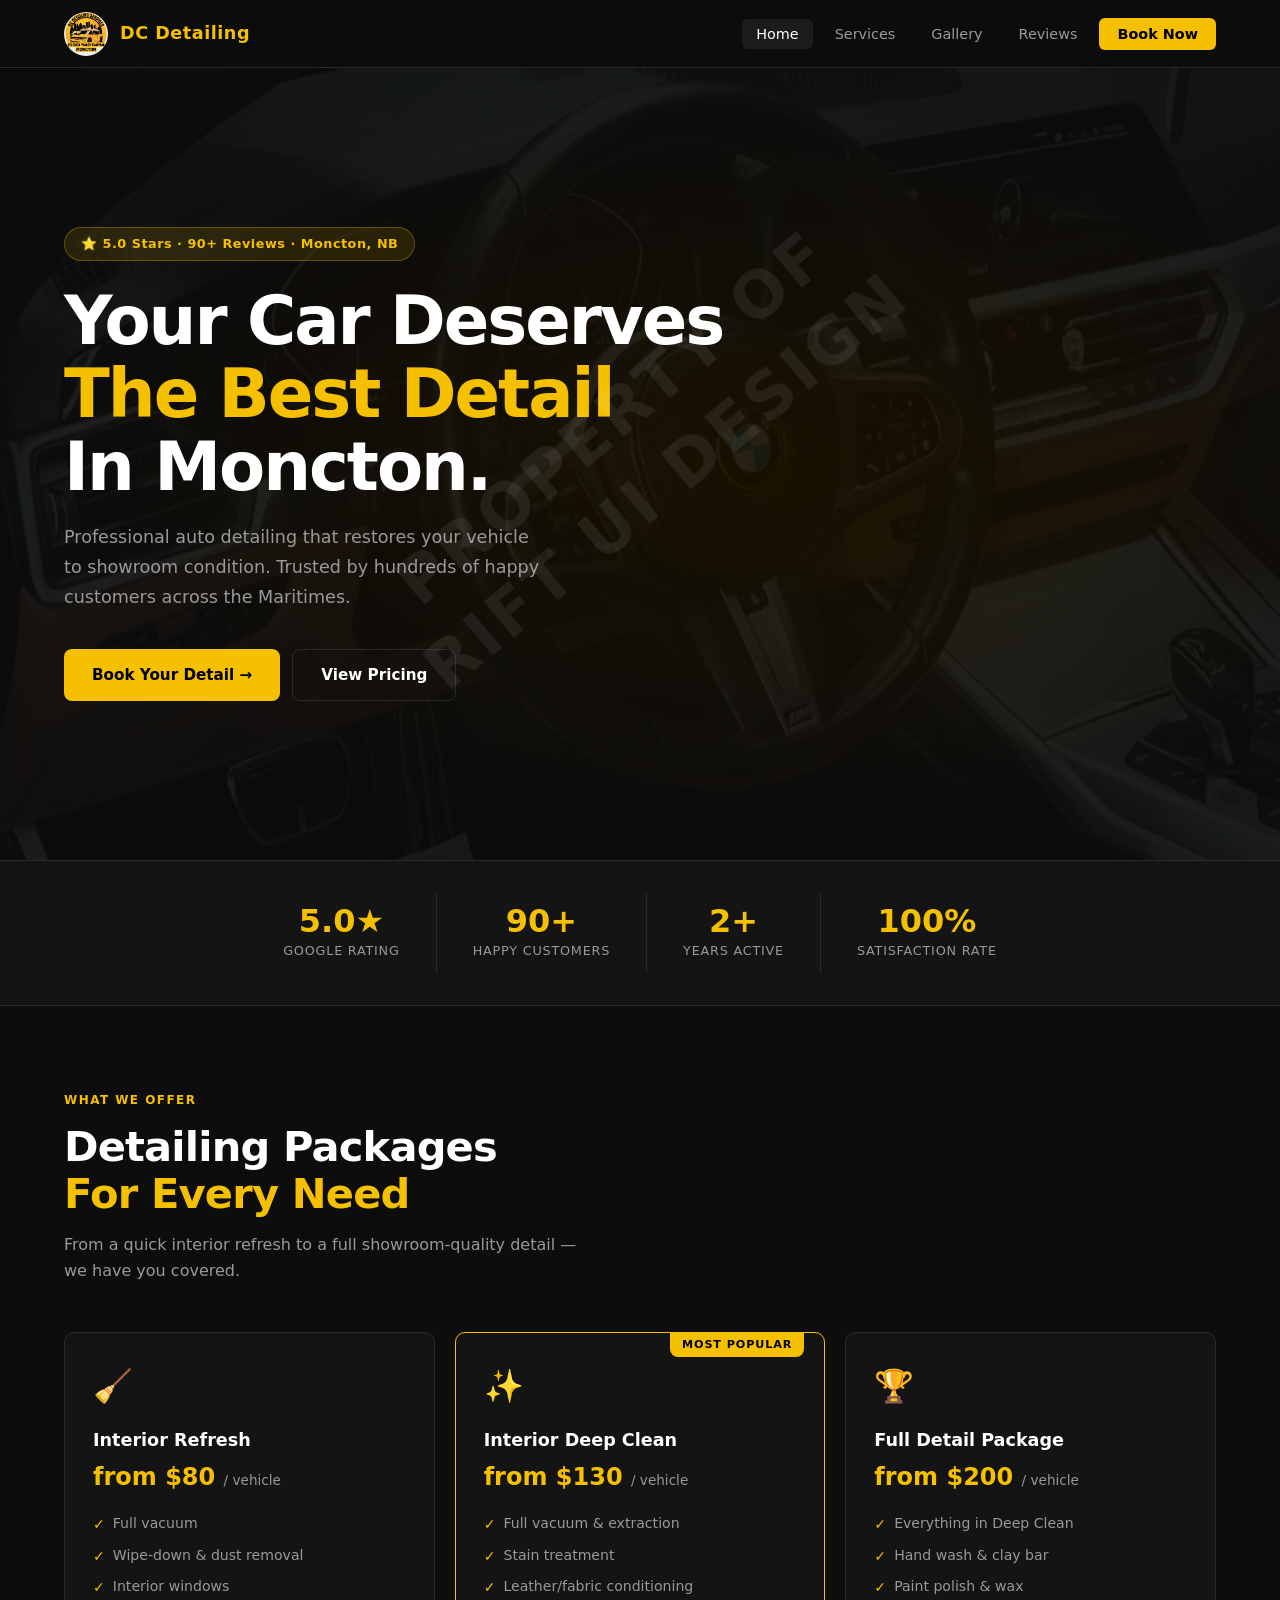
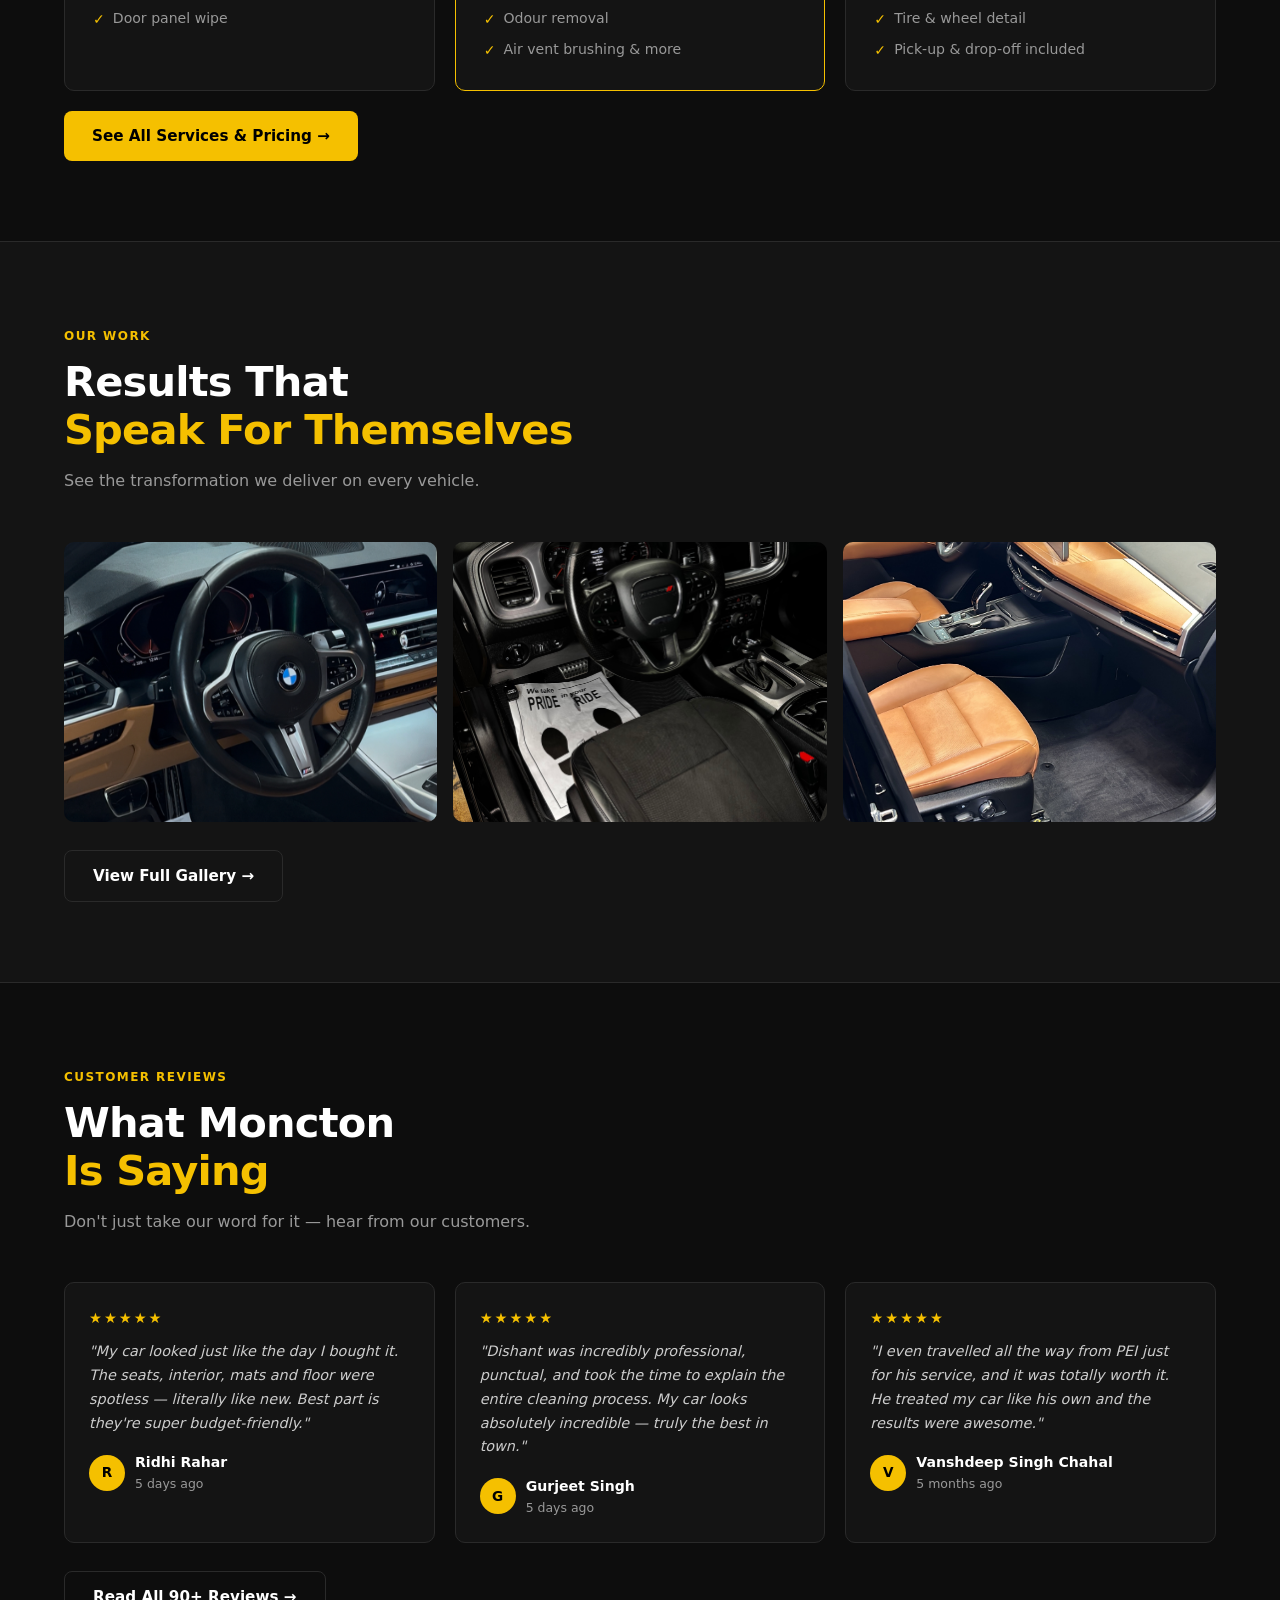
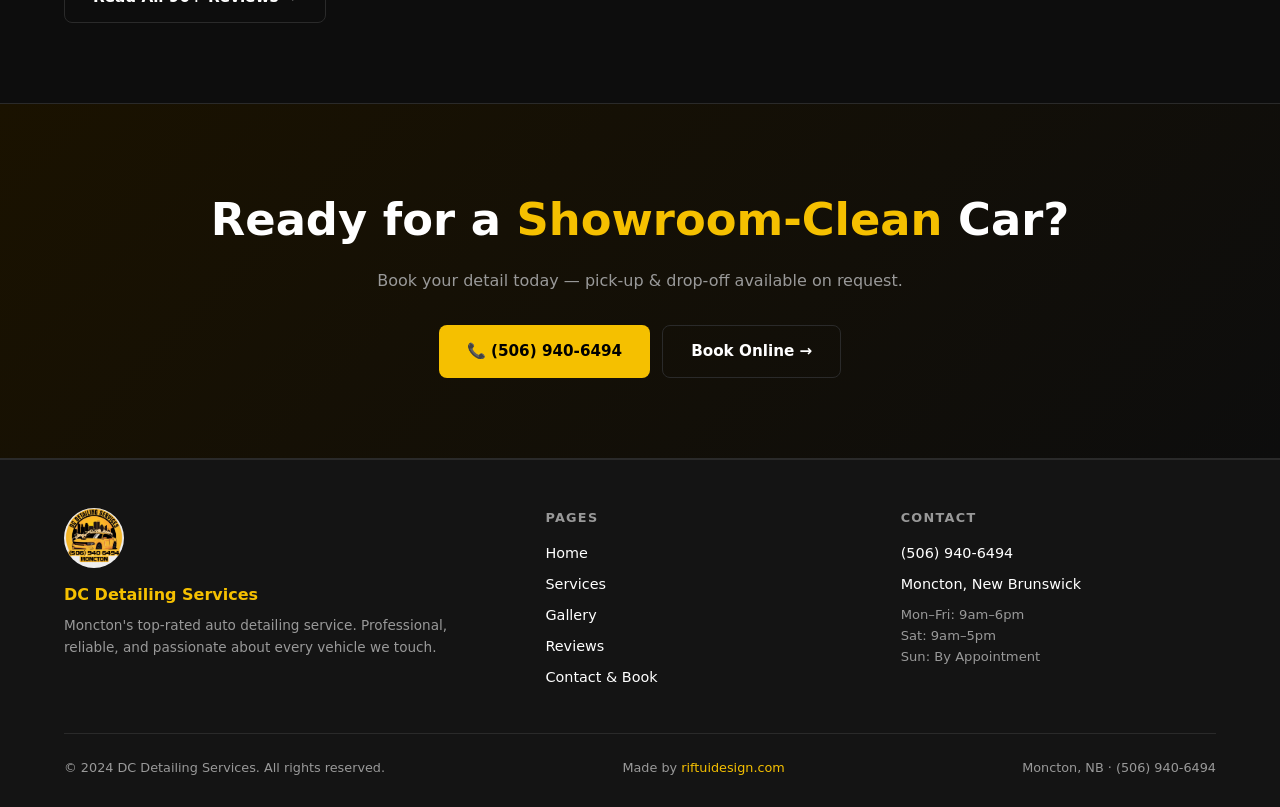
<file: index.html>
<!DOCTYPE html>
<html lang="en">
<head>
  <meta charset="UTF-8" />
  <meta name="viewport" content="width=device-width, initial-scale=1.0" />
  <title>DC Detailing Services — Moncton, NB</title>
  <meta name="description" content="Moncton's top-rated auto detailing. 5.0 stars, 90+ reviews. Interior, exterior & full detail packages. Call (506) 940-6494." />
  <link rel="stylesheet" href="style.css" />
</head>
<body>

  <!-- NAV -->
  <nav>
    <a href="index.html" class="nav-logo">
      <img src="photo_0004.jpg" alt="DC Detailing Services logo" />
      <span>DC Detailing</span>
    </a>
    <ul class="nav-links" id="navLinks">
      <li><a href="index.html" class="active">Home</a></li>
      <li><a href="services.html">Services</a></li>
      <li><a href="gallery.html">Gallery</a></li>
      <li><a href="reviews.html">Reviews</a></li>
      <li><a href="contact.html" class="nav-cta">Book Now</a></li>
    </ul>
    <button class="hamburger" id="hamburger" aria-label="Menu">
      <span></span><span></span><span></span>
    </button>
  </nav>

  <!-- HERO -->
  <section class="hero">
    <div class="hero-content">
      <div class="hero-badge">⭐ 5.0 Stars · 90+ Reviews · Moncton, NB</div>
      <h1>Your Car Deserves<br /><span>The Best Detail</span><br />In Moncton.</h1>
      <p>Professional auto detailing that restores your vehicle to showroom condition. Trusted by hundreds of happy customers across the Maritimes.</p>
      <div class="hero-btns">
        <a href="contact.html" class="btn btn-gold">Book Your Detail →</a>
        <a href="services.html" class="btn btn-outline">View Pricing</a>
      </div>
    </div>
  </section>

  <!-- STATS -->
  <div class="stats-strip">
    <div class="stat-item">
      <div class="stat-num">5.0★</div>
      <div class="stat-label">Google Rating</div>
    </div>
    <div class="stat-item">
      <div class="stat-num">90+</div>
      <div class="stat-label">Happy Customers</div>
    </div>
    <div class="stat-item">
      <div class="stat-num">2+</div>
      <div class="stat-label">Years Active</div>
    </div>
    <div class="stat-item">
      <div class="stat-num">100%</div>
      <div class="stat-label">Satisfaction Rate</div>
    </div>
  </div>

  <!-- SERVICES OVERVIEW -->
  <section style="background: var(--bg);">
    <div class="container">
      <span class="section-label">What We Offer</span>
      <h2 class="section-title">Detailing Packages<br /><span>For Every Need</span></h2>
      <p class="section-sub">From a quick interior refresh to a full showroom-quality detail — we have you covered.</p>

      <div class="grid-3" style="margin-bottom: 20px;">

        <div class="service-card">
          <div class="service-icon">🧹</div>
          <h3>Interior Refresh</h3>
          <div class="service-price">from $80 <span>/ vehicle</span></div>
          <ul class="service-features">
            <li>Full vacuum</li>
            <li>Wipe-down & dust removal</li>
            <li>Interior windows</li>
            <li>Door panel wipe</li>
          </ul>
        </div>

        <div class="service-card popular">
          <div class="popular-badge">Most Popular</div>
          <div class="service-icon">✨</div>
          <h3>Interior Deep Clean</h3>
          <div class="service-price">from $130 <span>/ vehicle</span></div>
          <ul class="service-features">
            <li>Full vacuum & extraction</li>
            <li>Stain treatment</li>
            <li>Leather/fabric conditioning</li>
            <li>Odour removal</li>
            <li>Air vent brushing & more</li>
          </ul>
        </div>

        <div class="service-card">
          <div class="service-icon">🏆</div>
          <h3>Full Detail Package</h3>
          <div class="service-price">from $200 <span>/ vehicle</span></div>
          <ul class="service-features">
            <li>Everything in Deep Clean</li>
            <li>Hand wash & clay bar</li>
            <li>Paint polish & wax</li>
            <li>Tire & wheel detail</li>
            <li>Pick-up & drop-off included</li>
          </ul>
        </div>

      </div>

      <div style="display:flex; gap:12px; flex-wrap:wrap; margin-top:8px;">
        <a href="services.html" class="btn btn-gold">See All Services & Pricing →</a>
      </div>
    </div>
  </section>

  <!-- GALLERY PREVIEW -->
  <section style="background: var(--bg2); border-top: 1px solid var(--border); border-bottom: 1px solid var(--border);">
    <div class="container">
      <span class="section-label">Our Work</span>
      <h2 class="section-title">Results That<br /><span>Speak For Themselves</span></h2>
      <p class="section-sub">See the transformation we deliver on every vehicle.</p>

      <div class="gallery-grid" style="margin-bottom: 28px;">
        <div class="gallery-item">
          <img src="photo_0001.jpg" alt="BMW M Sport interior detail" />
          <div class="overlay">🔍</div>
        </div>
        <div class="gallery-item">
          <img src="photo_0003.jpg" alt="Dodge Charger interior detail" />
          <div class="overlay">🔍</div>
        </div>
        <div class="gallery-item">
          <img src="photo_0005.jpg" alt="Cadillac luxury interior detail" />
          <div class="overlay">🔍</div>
        </div>
      </div>

      <a href="gallery.html" class="btn btn-outline">View Full Gallery →</a>
    </div>
  </section>

  <!-- REVIEWS PREVIEW -->
  <section style="background: var(--bg);">
    <div class="container">
      <span class="section-label">Customer Reviews</span>
      <h2 class="section-title">What Moncton<br /><span>Is Saying</span></h2>
      <p class="section-sub">Don't just take our word for it — hear from our customers.</p>

      <div class="grid-3" style="margin-bottom: 28px;">

        <div class="review-card">
          <div class="review-stars">★★★★★</div>
          <p class="review-text">"My car looked just like the day I bought it. The seats, interior, mats and floor were spotless — literally like new. Best part is they're super budget-friendly."</p>
          <div class="review-author">
            <div class="review-avatar">R</div>
            <div>
              <div class="review-name">Ridhi Rahar</div>
              <div class="review-date">5 days ago</div>
            </div>
          </div>
        </div>

        <div class="review-card">
          <div class="review-stars">★★★★★</div>
          <p class="review-text">"Dishant was incredibly professional, punctual, and took the time to explain the entire cleaning process. My car looks absolutely incredible — truly the best in town."</p>
          <div class="review-author">
            <div class="review-avatar">G</div>
            <div>
              <div class="review-name">Gurjeet Singh</div>
              <div class="review-date">5 days ago</div>
            </div>
          </div>
        </div>

        <div class="review-card">
          <div class="review-stars">★★★★★</div>
          <p class="review-text">"I even travelled all the way from PEI just for his service, and it was totally worth it. He treated my car like his own and the results were awesome."</p>
          <div class="review-author">
            <div class="review-avatar">V</div>
            <div>
              <div class="review-name">Vanshdeep Singh Chahal</div>
              <div class="review-date">5 months ago</div>
            </div>
          </div>
        </div>

      </div>

      <a href="reviews.html" class="btn btn-outline">Read All 90+ Reviews →</a>
    </div>
  </section>

  <!-- CTA BANNER -->
  <div class="cta-banner">
    <h2>Ready for a <span>Showroom-Clean</span> Car?</h2>
    <p>Book your detail today — pick-up & drop-off available on request.</p>
    <div class="cta-btns">
      <a href="tel:5069406494" class="btn btn-gold">📞 (506) 940-6494</a>
      <a href="contact.html" class="btn btn-outline">Book Online →</a>
    </div>
  </div>

  <!-- FOOTER -->
  <footer>
    <div class="footer-inner">
      <div class="footer-brand">
        <img src="photo_0004.jpg" alt="DC Detailing logo" />
        <h3>DC Detailing Services</h3>
        <p>Moncton's top-rated auto detailing service. Professional, reliable, and passionate about every vehicle we touch.</p>
      </div>
      <div class="footer-col">
        <h4>Pages</h4>
        <a href="index.html">Home</a>
        <a href="services.html">Services</a>
        <a href="gallery.html">Gallery</a>
        <a href="reviews.html">Reviews</a>
        <a href="contact.html">Contact & Book</a>
      </div>
      <div class="footer-col">
        <h4>Contact</h4>
        <a href="tel:5069406494">(506) 940-6494</a>
        <p>Moncton, New Brunswick</p>
        <p style="margin-top:8px; font-size:0.82rem; color:var(--muted);">Mon–Fri: 9am–6pm<br />Sat: 9am–5pm<br />Sun: By Appointment</p>
      </div>
    </div>
    <div class="footer-bottom">
      <span>© 2024 DC Detailing Services. All rights reserved.</span>
      <span>Made by <a href="https://riftuidesign.com" target="_blank" rel="noopener" style="color:var(--gold);transition:opacity 0.2s;" onmouseover="this.style.opacity=0.7" onmouseout="this.style.opacity=1">riftuidesign.com</a></span>
      <span>Moncton, NB · (506) 940-6494</span>
    </div>
  </footer>

  <script>
    const hamburger = document.getElementById('hamburger');
    const navLinks = document.getElementById('navLinks');
    hamburger.addEventListener('click', () => navLinks.classList.toggle('open'));
  </script>

  <div class="watermark">PROPERTY OF<br />RIFT UI DESIGN</div>

</body>
</html>
</file>
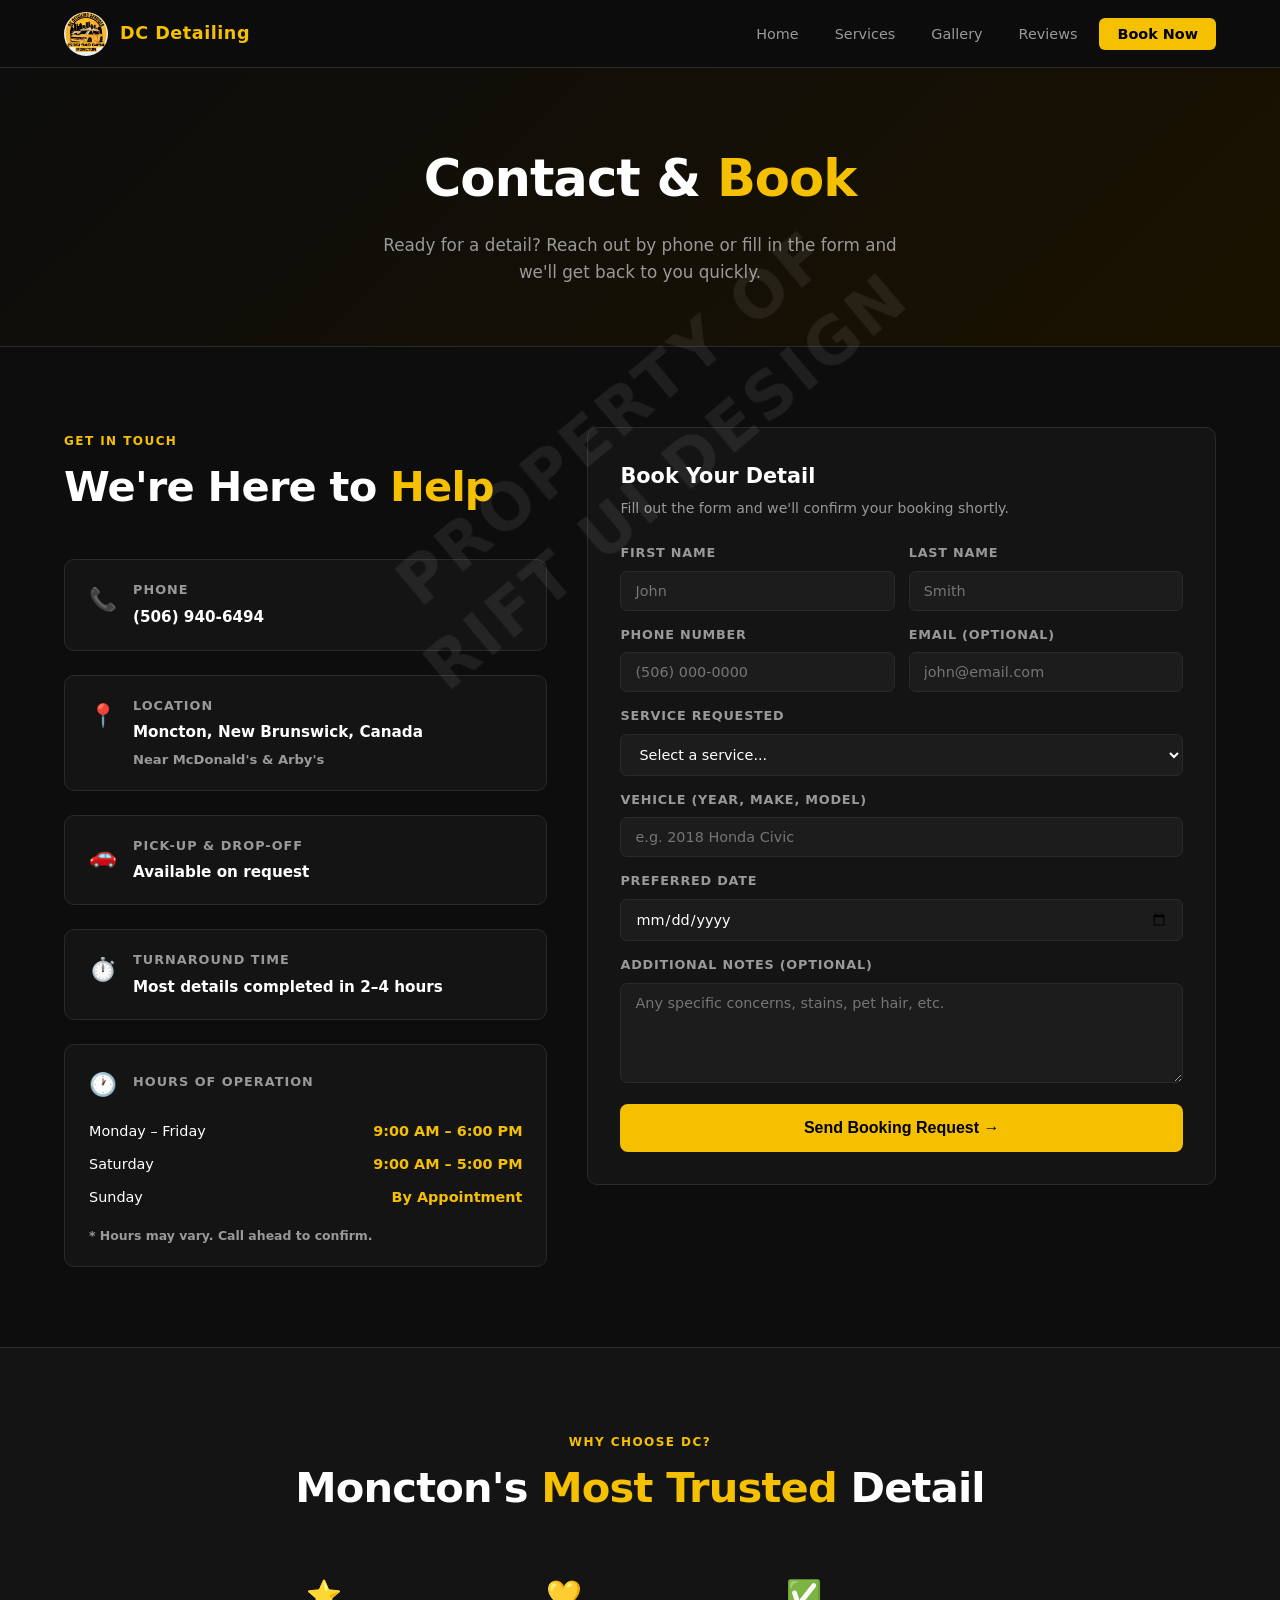
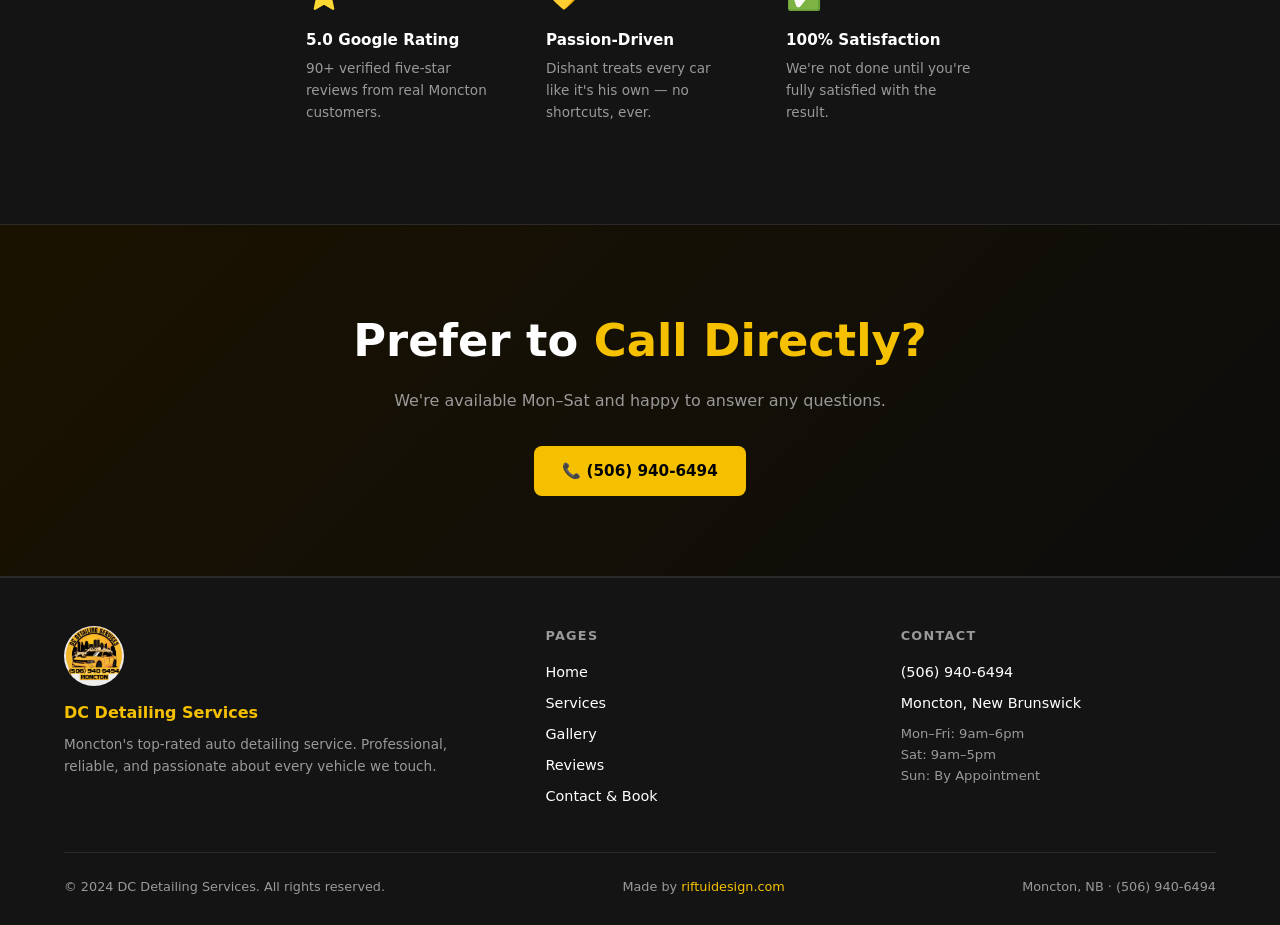
<file: contact.html>
<!DOCTYPE html>
<html lang="en">
<head>
  <meta charset="UTF-8" />
  <meta name="viewport" content="width=device-width, initial-scale=1.0" />
  <title>Contact & Book — DC Detailing Services Moncton</title>
  <meta name="description" content="Book your auto detail or get in touch with DC Detailing Services in Moncton, NB. Call (506) 940-6494." />
  <link rel="stylesheet" href="style.css" />
</head>
<body>

  <!-- NAV -->
  <nav>
    <a href="index.html" class="nav-logo">
      <img src="photo_0004.jpg" alt="DC Detailing Services logo" />
      <span>DC Detailing</span>
    </a>
    <ul class="nav-links" id="navLinks">
      <li><a href="index.html">Home</a></li>
      <li><a href="services.html">Services</a></li>
      <li><a href="gallery.html">Gallery</a></li>
      <li><a href="reviews.html">Reviews</a></li>
      <li><a href="contact.html" class="active nav-cta">Book Now</a></li>
    </ul>
    <button class="hamburger" id="hamburger" aria-label="Menu">
      <span></span><span></span><span></span>
    </button>
  </nav>

  <!-- PAGE HERO -->
  <div class="page-hero">
    <h1>Contact & <span>Book</span></h1>
    <p>Ready for a detail? Reach out by phone or fill in the form and we'll get back to you quickly.</p>
  </div>

  <!-- CONTACT SECTION -->
  <section style="background: var(--bg);">
    <div class="container">
      <div class="contact-grid">

        <!-- LEFT: Info -->
        <div class="contact-info-block">

          <div>
            <span class="section-label">Get In Touch</span>
            <h2 class="section-title" style="margin-bottom: 24px;">We're Here to <span>Help</span></h2>
          </div>

          <div class="info-card">
            <div class="info-icon">📞</div>
            <div>
              <h4>Phone</h4>
              <a href="tel:5069406494">(506) 940-6494</a>
            </div>
          </div>

          <div class="info-card">
            <div class="info-icon">📍</div>
            <div>
              <h4>Location</h4>
              <p>Moncton, New Brunswick, Canada</p>
              <p style="font-size:0.82rem; color:var(--muted); margin-top:4px;">Near McDonald's & Arby's</p>
            </div>
          </div>

          <div class="info-card">
            <div class="info-icon">🚗</div>
            <div>
              <h4>Pick-Up & Drop-Off</h4>
              <p>Available on request</p>
            </div>
          </div>

          <div class="info-card">
            <div class="info-icon">⏱️</div>
            <div>
              <h4>Turnaround Time</h4>
              <p>Most details completed in 2–4 hours</p>
            </div>
          </div>

          <div class="info-card" style="flex-direction: column; gap: 12px;">
            <div style="display:flex; align-items:center; gap:16px;">
              <div class="info-icon">🕐</div>
              <div>
                <h4>Hours of Operation</h4>
              </div>
            </div>
            <table class="hours-table">
              <tr><td>Monday – Friday</td><td>9:00 AM – 6:00 PM</td></tr>
              <tr><td>Saturday</td><td>9:00 AM – 5:00 PM</td></tr>
              <tr><td>Sunday</td><td>By Appointment</td></tr>
            </table>
            <p style="font-size:0.78rem; color:var(--muted);">* Hours may vary. Call ahead to confirm.</p>
          </div>

        </div>

        <!-- RIGHT: Form -->
        <div class="contact-form">
          <h3>Book Your Detail</h3>
          <p class="sub">Fill out the form and we'll confirm your booking shortly.</p>

          <form id="bookingForm" novalidate>
            <div class="form-row">
              <div class="form-group">
                <label for="firstName">First Name</label>
                <input type="text" id="firstName" name="firstName" placeholder="John" required />
              </div>
              <div class="form-group">
                <label for="lastName">Last Name</label>
                <input type="text" id="lastName" name="lastName" placeholder="Smith" required />
              </div>
            </div>

            <div class="form-row">
              <div class="form-group">
                <label for="phone">Phone Number</label>
                <input type="tel" id="phone" name="phone" placeholder="(506) 000-0000" required />
              </div>
              <div class="form-group">
                <label for="email">Email (optional)</label>
                <input type="email" id="email" name="email" placeholder="john@email.com" />
              </div>
            </div>

            <div class="form-group">
              <label for="service">Service Requested</label>
              <select id="service" name="service" required>
                <option value="" disabled selected>Select a service...</option>
                <option value="interior-refresh">Interior Refresh (from $80)</option>
                <option value="interior-deep-clean">Interior Deep Clean (from $130)</option>
                <option value="full-detail">Full Detail Package (from $200)</option>
                <option value="stain-odour">Stain & Odour Removal</option>
                <option value="exterior">Exterior Detailing</option>
                <option value="not-sure">Not Sure — Need a Quote</option>
              </select>
            </div>

            <div class="form-group">
              <label for="vehicle">Vehicle (Year, Make, Model)</label>
              <input type="text" id="vehicle" name="vehicle" placeholder="e.g. 2018 Honda Civic" required />
            </div>

            <div class="form-group">
              <label for="date">Preferred Date</label>
              <input type="date" id="date" name="date" />
            </div>

            <div class="form-group">
              <label for="message">Additional Notes (optional)</label>
              <textarea id="message" name="message" placeholder="Any specific concerns, stains, pet hair, etc."></textarea>
            </div>

            <button type="submit" class="btn btn-gold" style="width:100%; justify-content:center; font-size:1rem; padding:15px;">
              Send Booking Request →
            </button>

            <p id="formSuccess" style="display:none; margin-top:16px; padding:14px; background:rgba(34,197,94,0.1); border:1px solid rgba(34,197,94,0.3); border-radius:8px; color:#4ade80; font-size:0.9rem; text-align:center;">
              ✅ Thanks! We'll be in touch shortly to confirm your booking.
            </p>
            <p id="formError" style="display:none; margin-top:16px; padding:14px; background:rgba(239,68,68,0.1); border:1px solid rgba(239,68,68,0.3); border-radius:8px; color:#f87171; font-size:0.9rem; text-align:center;">
              ⚠️ Please fill in all required fields.
            </p>
          </form>
        </div>

      </div>
    </div>
  </section>

  <!-- REASSURANCE -->
  <section style="background: var(--bg2); border-top: 1px solid var(--border);">
    <div class="container" style="text-align:center; max-width:700px;">
      <span class="section-label">Why Choose DC?</span>
      <h2 class="section-title">Moncton's <span>Most Trusted</span> Detail</h2>
      <div class="grid-3" style="margin-top:40px; text-align:left;">
        <div style="padding:20px 16px;">
          <div style="font-size:1.8rem; margin-bottom:10px;">⭐</div>
          <h4 style="margin-bottom:6px; font-size:0.95rem;">5.0 Google Rating</h4>
          <p style="font-size:0.85rem; color:var(--muted);">90+ verified five-star reviews from real Moncton customers.</p>
        </div>
        <div style="padding:20px 16px;">
          <div style="font-size:1.8rem; margin-bottom:10px;">💛</div>
          <h4 style="margin-bottom:6px; font-size:0.95rem;">Passion-Driven</h4>
          <p style="font-size:0.85rem; color:var(--muted);">Dishant treats every car like it's his own — no shortcuts, ever.</p>
        </div>
        <div style="padding:20px 16px;">
          <div style="font-size:1.8rem; margin-bottom:10px;">✅</div>
          <h4 style="margin-bottom:6px; font-size:0.95rem;">100% Satisfaction</h4>
          <p style="font-size:0.85rem; color:var(--muted);">We're not done until you're fully satisfied with the result.</p>
        </div>
      </div>
    </div>
  </section>

  <!-- CTA -->
  <div class="cta-banner">
    <h2>Prefer to <span>Call Directly?</span></h2>
    <p>We're available Mon–Sat and happy to answer any questions.</p>
    <div class="cta-btns">
      <a href="tel:5069406494" class="btn btn-gold">📞 (506) 940-6494</a>
    </div>
  </div>

  <!-- FOOTER -->
  <footer>
    <div class="footer-inner">
      <div class="footer-brand">
        <img src="photo_0004.jpg" alt="DC Detailing logo" />
        <h3>DC Detailing Services</h3>
        <p>Moncton's top-rated auto detailing service. Professional, reliable, and passionate about every vehicle we touch.</p>
      </div>
      <div class="footer-col">
        <h4>Pages</h4>
        <a href="index.html">Home</a>
        <a href="services.html">Services</a>
        <a href="gallery.html">Gallery</a>
        <a href="reviews.html">Reviews</a>
        <a href="contact.html">Contact & Book</a>
      </div>
      <div class="footer-col">
        <h4>Contact</h4>
        <a href="tel:5069406494">(506) 940-6494</a>
        <p>Moncton, New Brunswick</p>
        <p style="margin-top:8px; font-size:0.82rem; color:var(--muted);">Mon–Fri: 9am–6pm<br />Sat: 9am–5pm<br />Sun: By Appointment</p>
      </div>
    </div>
    <div class="footer-bottom">
      <span>© 2024 DC Detailing Services. All rights reserved.</span>
      <span>Made by <a href="https://riftuidesign.com" target="_blank" rel="noopener" style="color:var(--gold);transition:opacity 0.2s;" onmouseover="this.style.opacity=0.7" onmouseout="this.style.opacity=1">riftuidesign.com</a></span>
      <span>Moncton, NB · (506) 940-6494</span>
    </div>
  </footer>

  <script>
    const hamburger = document.getElementById('hamburger');
    const navLinks = document.getElementById('navLinks');
    hamburger.addEventListener('click', () => navLinks.classList.toggle('open'));

    const form = document.getElementById('bookingForm');
    const success = document.getElementById('formSuccess');
    const error = document.getElementById('formError');

    form.addEventListener('submit', e => {
      e.preventDefault();
      error.style.display = 'none';
      success.style.display = 'none';

      const firstName = form.firstName.value.trim();
      const phone = form.phone.value.trim();
      const service = form.service.value;
      const vehicle = form.vehicle.value.trim();

      if (!firstName || !phone || !service || !vehicle) {
        error.style.display = 'block';
        error.scrollIntoView({ behavior: 'smooth', block: 'nearest' });
        return;
      }

      success.style.display = 'block';
      success.scrollIntoView({ behavior: 'smooth', block: 'nearest' });
      form.reset();
    });

    const dateInput = document.getElementById('date');
    const today = new Date().toISOString().split('T')[0];
    dateInput.min = today;
  </script>

  <div class="watermark">PROPERTY OF<br />RIFT UI DESIGN</div>

</body>
</html>
</file>
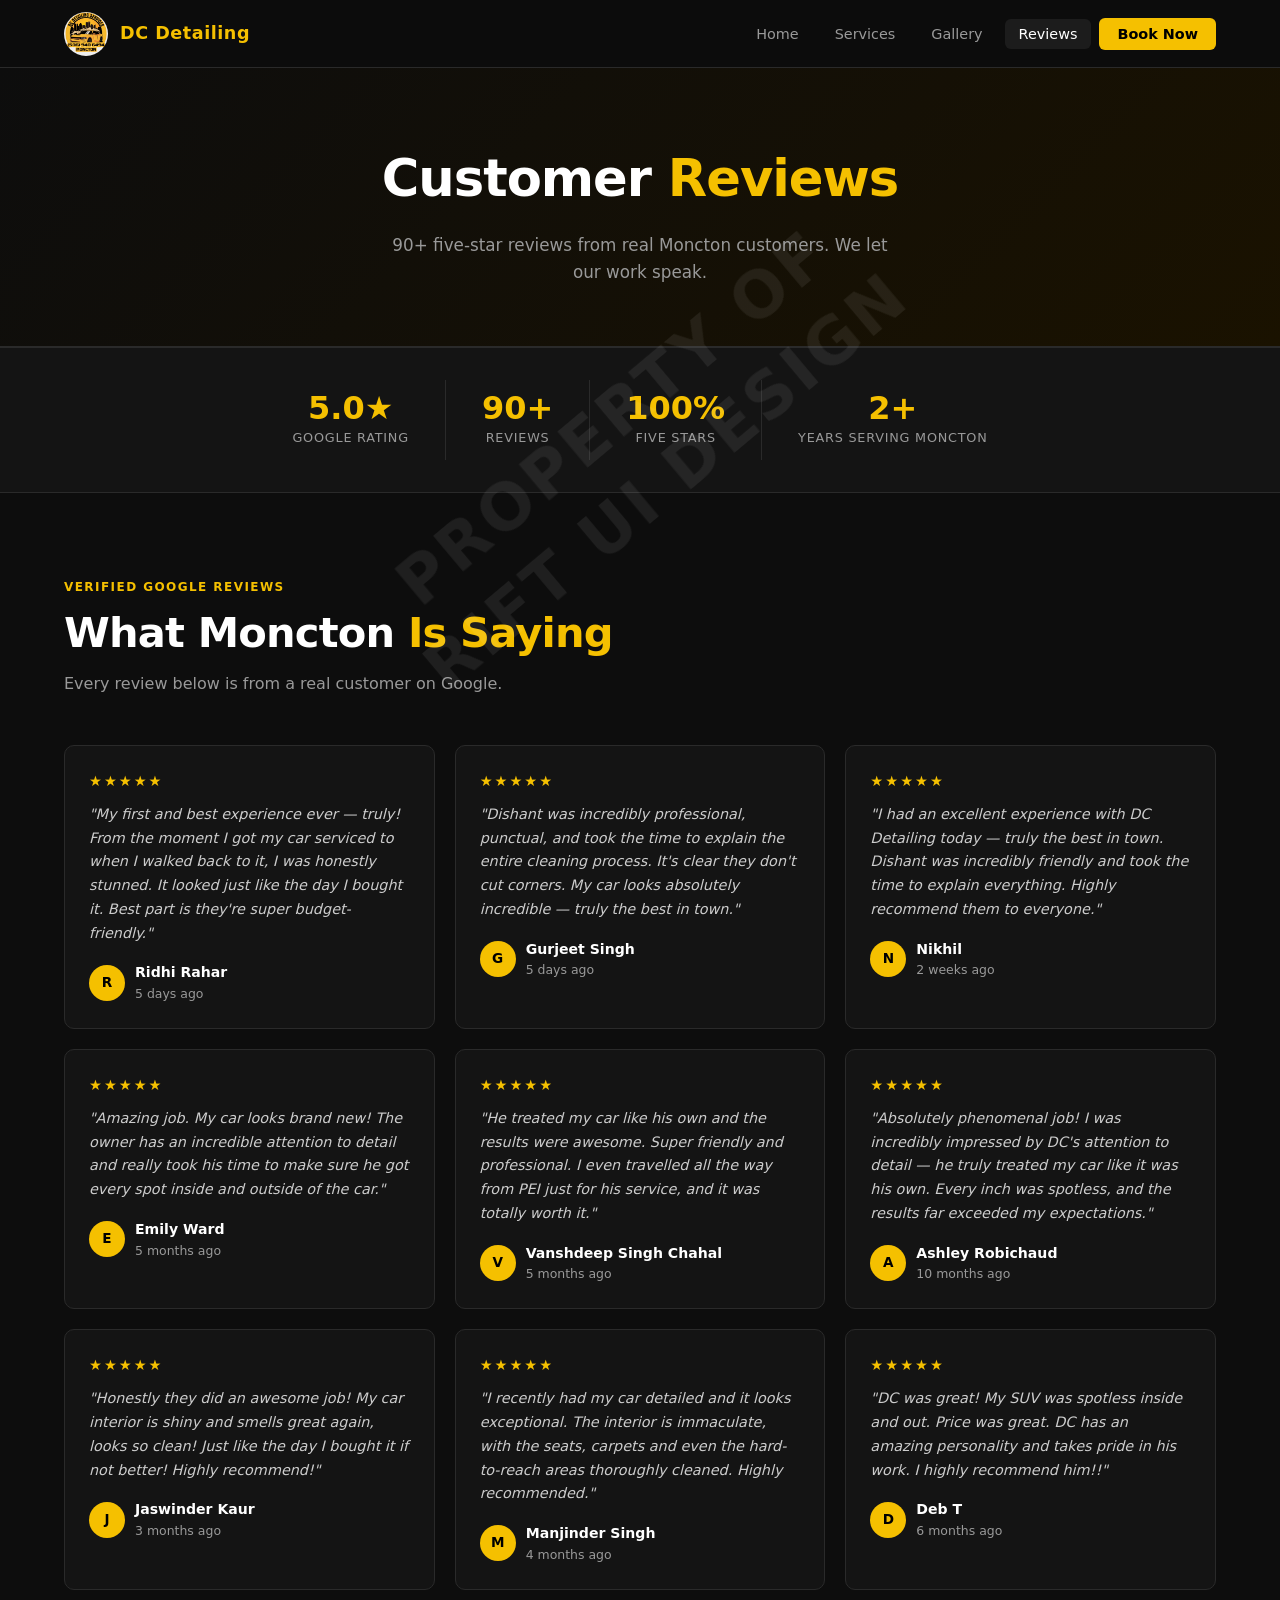
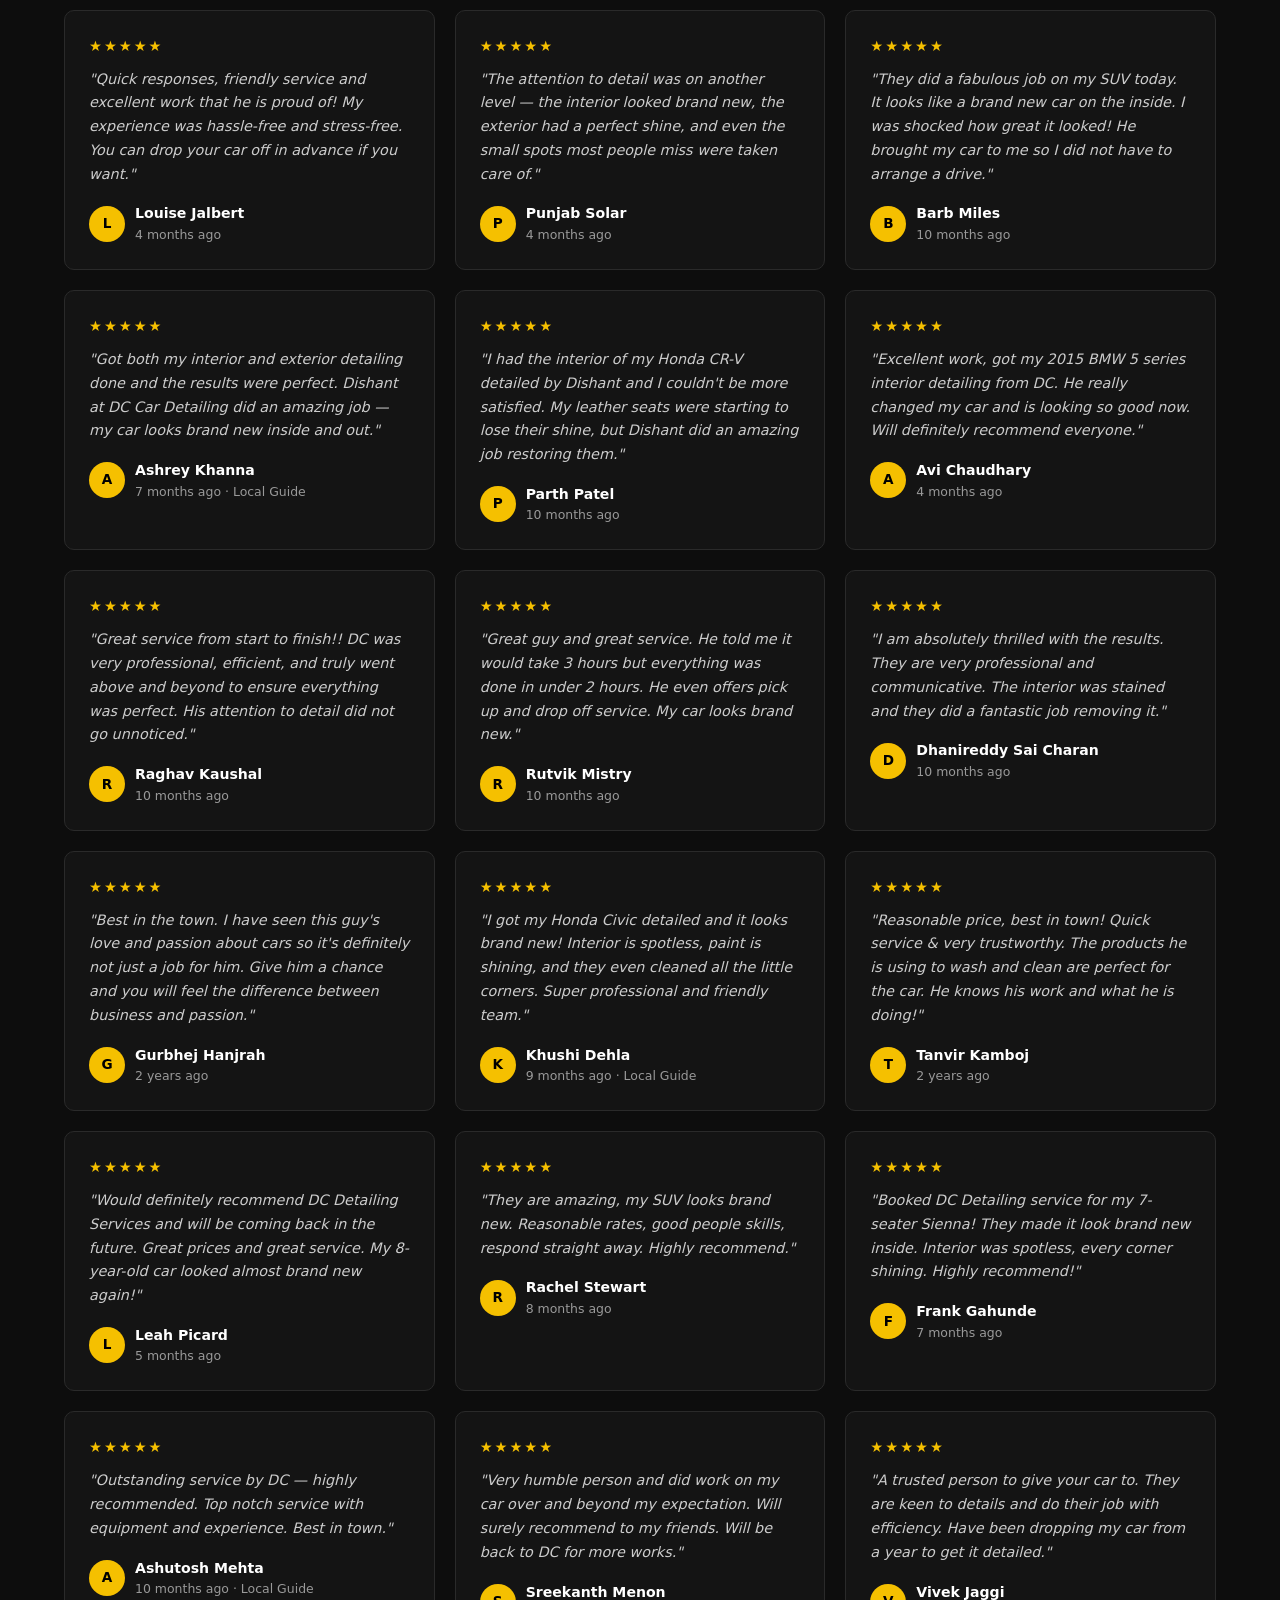
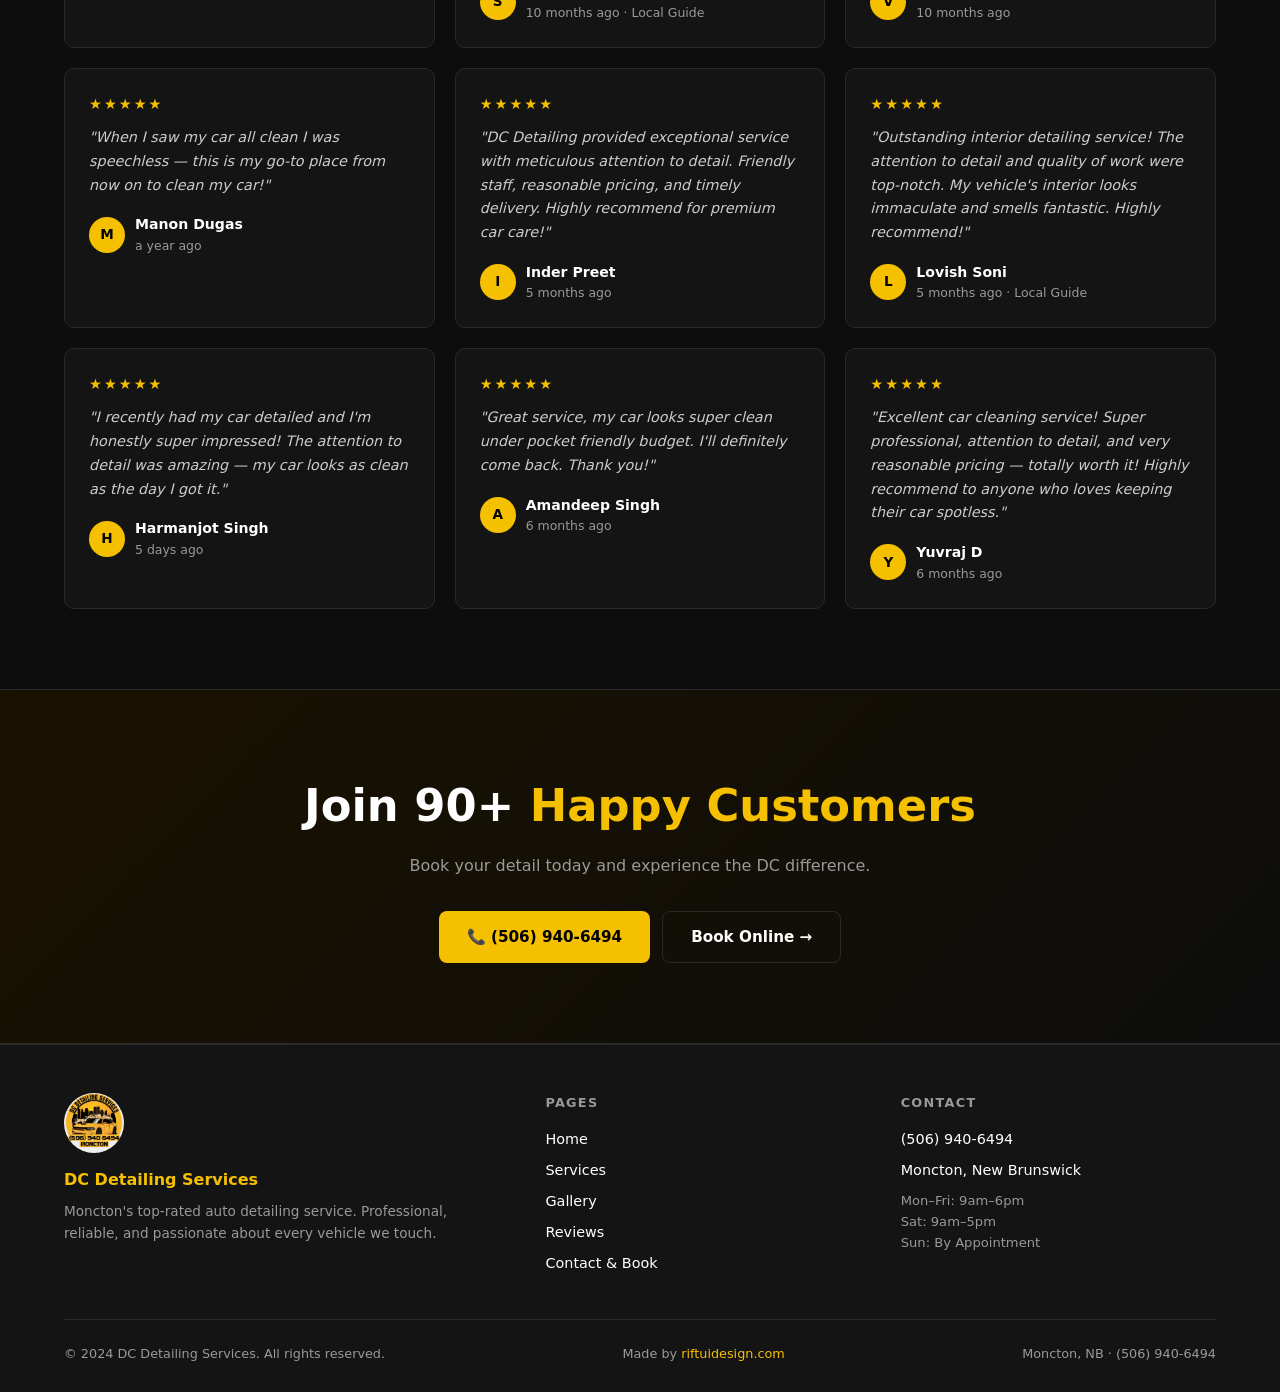
<file: reviews.html>
<!DOCTYPE html>
<html lang="en">
<head>
  <meta charset="UTF-8" />
  <meta name="viewport" content="width=device-width, initial-scale=1.0" />
  <title>Reviews — DC Detailing Services Moncton</title>
  <meta name="description" content="90+ five-star Google reviews for DC Detailing Services in Moncton, NB. Read what our customers say about our auto detailing." />
  <link rel="stylesheet" href="style.css" />
</head>
<body>

  <!-- NAV -->
  <nav>
    <a href="index.html" class="nav-logo">
      <img src="photo_0004.jpg" alt="DC Detailing Services logo" />
      <span>DC Detailing</span>
    </a>
    <ul class="nav-links" id="navLinks">
      <li><a href="index.html">Home</a></li>
      <li><a href="services.html">Services</a></li>
      <li><a href="gallery.html">Gallery</a></li>
      <li><a href="reviews.html" class="active">Reviews</a></li>
      <li><a href="contact.html" class="nav-cta">Book Now</a></li>
    </ul>
    <button class="hamburger" id="hamburger" aria-label="Menu">
      <span></span><span></span><span></span>
    </button>
  </nav>

  <!-- PAGE HERO -->
  <div class="page-hero">
    <h1>Customer <span>Reviews</span></h1>
    <p>90+ five-star reviews from real Moncton customers. We let our work speak.</p>
  </div>

  <!-- STATS STRIP -->
  <div class="stats-strip">
    <div class="stat-item">
      <div class="stat-num">5.0★</div>
      <div class="stat-label">Google Rating</div>
    </div>
    <div class="stat-item">
      <div class="stat-num">90+</div>
      <div class="stat-label">Reviews</div>
    </div>
    <div class="stat-item">
      <div class="stat-num">100%</div>
      <div class="stat-label">Five Stars</div>
    </div>
    <div class="stat-item">
      <div class="stat-num">2+</div>
      <div class="stat-label">Years Serving Moncton</div>
    </div>
  </div>

  <!-- REVIEWS GRID -->
  <section style="background: var(--bg);">
    <div class="container">
      <span class="section-label">Verified Google Reviews</span>
      <h2 class="section-title">What Moncton <span>Is Saying</span></h2>
      <p class="section-sub">Every review below is from a real customer on Google.</p>

      <div class="grid-3">

        <div class="review-card">
          <div class="review-stars">★★★★★</div>
          <p class="review-text">"My first and best experience ever — truly! From the moment I got my car serviced to when I walked back to it, I was honestly stunned. It looked just like the day I bought it. Best part is they're super budget-friendly."</p>
          <div class="review-author">
            <div class="review-avatar">R</div>
            <div><div class="review-name">Ridhi Rahar</div><div class="review-date">5 days ago</div></div>
          </div>
        </div>

        <div class="review-card">
          <div class="review-stars">★★★★★</div>
          <p class="review-text">"Dishant was incredibly professional, punctual, and took the time to explain the entire cleaning process. It's clear they don't cut corners. My car looks absolutely incredible — truly the best in town."</p>
          <div class="review-author">
            <div class="review-avatar">G</div>
            <div><div class="review-name">Gurjeet Singh</div><div class="review-date">5 days ago</div></div>
          </div>
        </div>

        <div class="review-card">
          <div class="review-stars">★★★★★</div>
          <p class="review-text">"I had an excellent experience with DC Detailing today — truly the best in town. Dishant was incredibly friendly and took the time to explain everything. Highly recommend them to everyone."</p>
          <div class="review-author">
            <div class="review-avatar">N</div>
            <div><div class="review-name">Nikhil</div><div class="review-date">2 weeks ago</div></div>
          </div>
        </div>

        <div class="review-card">
          <div class="review-stars">★★★★★</div>
          <p class="review-text">"Amazing job. My car looks brand new! The owner has an incredible attention to detail and really took his time to make sure he got every spot inside and outside of the car."</p>
          <div class="review-author">
            <div class="review-avatar">E</div>
            <div><div class="review-name">Emily Ward</div><div class="review-date">5 months ago</div></div>
          </div>
        </div>

        <div class="review-card">
          <div class="review-stars">★★★★★</div>
          <p class="review-text">"He treated my car like his own and the results were awesome. Super friendly and professional. I even travelled all the way from PEI just for his service, and it was totally worth it."</p>
          <div class="review-author">
            <div class="review-avatar">V</div>
            <div><div class="review-name">Vanshdeep Singh Chahal</div><div class="review-date">5 months ago</div></div>
          </div>
        </div>

        <div class="review-card">
          <div class="review-stars">★★★★★</div>
          <p class="review-text">"Absolutely phenomenal job! I was incredibly impressed by DC's attention to detail — he truly treated my car like it was his own. Every inch was spotless, and the results far exceeded my expectations."</p>
          <div class="review-author">
            <div class="review-avatar">A</div>
            <div><div class="review-name">Ashley Robichaud</div><div class="review-date">10 months ago</div></div>
          </div>
        </div>

        <div class="review-card">
          <div class="review-stars">★★★★★</div>
          <p class="review-text">"Honestly they did an awesome job! My car interior is shiny and smells great again, looks so clean! Just like the day I bought it if not better! Highly recommend!"</p>
          <div class="review-author">
            <div class="review-avatar">J</div>
            <div><div class="review-name">Jaswinder Kaur</div><div class="review-date">3 months ago</div></div>
          </div>
        </div>

        <div class="review-card">
          <div class="review-stars">★★★★★</div>
          <p class="review-text">"I recently had my car detailed and it looks exceptional. The interior is immaculate, with the seats, carpets and even the hard-to-reach areas thoroughly cleaned. Highly recommended."</p>
          <div class="review-author">
            <div class="review-avatar">M</div>
            <div><div class="review-name">Manjinder Singh</div><div class="review-date">4 months ago</div></div>
          </div>
        </div>

        <div class="review-card">
          <div class="review-stars">★★★★★</div>
          <p class="review-text">"DC was great! My SUV was spotless inside and out. Price was great. DC has an amazing personality and takes pride in his work. I highly recommend him!!"</p>
          <div class="review-author">
            <div class="review-avatar">D</div>
            <div><div class="review-name">Deb T</div><div class="review-date">6 months ago</div></div>
          </div>
        </div>

        <div class="review-card">
          <div class="review-stars">★★★★★</div>
          <p class="review-text">"Quick responses, friendly service and excellent work that he is proud of! My experience was hassle-free and stress-free. You can drop your car off in advance if you want."</p>
          <div class="review-author">
            <div class="review-avatar">L</div>
            <div><div class="review-name">Louise Jalbert</div><div class="review-date">4 months ago</div></div>
          </div>
        </div>

        <div class="review-card">
          <div class="review-stars">★★★★★</div>
          <p class="review-text">"The attention to detail was on another level — the interior looked brand new, the exterior had a perfect shine, and even the small spots most people miss were taken care of."</p>
          <div class="review-author">
            <div class="review-avatar">P</div>
            <div><div class="review-name">Punjab Solar</div><div class="review-date">4 months ago</div></div>
          </div>
        </div>

        <div class="review-card">
          <div class="review-stars">★★★★★</div>
          <p class="review-text">"They did a fabulous job on my SUV today. It looks like a brand new car on the inside. I was shocked how great it looked! He brought my car to me so I did not have to arrange a drive."</p>
          <div class="review-author">
            <div class="review-avatar">B</div>
            <div><div class="review-name">Barb Miles</div><div class="review-date">10 months ago</div></div>
          </div>
        </div>

        <div class="review-card">
          <div class="review-stars">★★★★★</div>
          <p class="review-text">"Got both my interior and exterior detailing done and the results were perfect. Dishant at DC Car Detailing did an amazing job — my car looks brand new inside and out."</p>
          <div class="review-author">
            <div class="review-avatar">A</div>
            <div><div class="review-name">Ashrey Khanna</div><div class="review-date">7 months ago · Local Guide</div></div>
          </div>
        </div>

        <div class="review-card">
          <div class="review-stars">★★★★★</div>
          <p class="review-text">"I had the interior of my Honda CR-V detailed by Dishant and I couldn't be more satisfied. My leather seats were starting to lose their shine, but Dishant did an amazing job restoring them."</p>
          <div class="review-author">
            <div class="review-avatar">P</div>
            <div><div class="review-name">Parth Patel</div><div class="review-date">10 months ago</div></div>
          </div>
        </div>

        <div class="review-card">
          <div class="review-stars">★★★★★</div>
          <p class="review-text">"Excellent work, got my 2015 BMW 5 series interior detailing from DC. He really changed my car and is looking so good now. Will definitely recommend everyone."</p>
          <div class="review-author">
            <div class="review-avatar">A</div>
            <div><div class="review-name">Avi Chaudhary</div><div class="review-date">4 months ago</div></div>
          </div>
        </div>

        <div class="review-card">
          <div class="review-stars">★★★★★</div>
          <p class="review-text">"Great service from start to finish!! DC was very professional, efficient, and truly went above and beyond to ensure everything was perfect. His attention to detail did not go unnoticed."</p>
          <div class="review-author">
            <div class="review-avatar">R</div>
            <div><div class="review-name">Raghav Kaushal</div><div class="review-date">10 months ago</div></div>
          </div>
        </div>

        <div class="review-card">
          <div class="review-stars">★★★★★</div>
          <p class="review-text">"Great guy and great service. He told me it would take 3 hours but everything was done in under 2 hours. He even offers pick up and drop off service. My car looks brand new."</p>
          <div class="review-author">
            <div class="review-avatar">R</div>
            <div><div class="review-name">Rutvik Mistry</div><div class="review-date">10 months ago</div></div>
          </div>
        </div>

        <div class="review-card">
          <div class="review-stars">★★★★★</div>
          <p class="review-text">"I am absolutely thrilled with the results. They are very professional and communicative. The interior was stained and they did a fantastic job removing it."</p>
          <div class="review-author">
            <div class="review-avatar">D</div>
            <div><div class="review-name">Dhanireddy Sai Charan</div><div class="review-date">10 months ago</div></div>
          </div>
        </div>

        <div class="review-card">
          <div class="review-stars">★★★★★</div>
          <p class="review-text">"Best in the town. I have seen this guy's love and passion about cars so it's definitely not just a job for him. Give him a chance and you will feel the difference between business and passion."</p>
          <div class="review-author">
            <div class="review-avatar">G</div>
            <div><div class="review-name">Gurbhej Hanjrah</div><div class="review-date">2 years ago</div></div>
          </div>
        </div>

        <div class="review-card">
          <div class="review-stars">★★★★★</div>
          <p class="review-text">"I got my Honda Civic detailed and it looks brand new! Interior is spotless, paint is shining, and they even cleaned all the little corners. Super professional and friendly team."</p>
          <div class="review-author">
            <div class="review-avatar">K</div>
            <div><div class="review-name">Khushi Dehla</div><div class="review-date">9 months ago · Local Guide</div></div>
          </div>
        </div>

        <div class="review-card">
          <div class="review-stars">★★★★★</div>
          <p class="review-text">"Reasonable price, best in town! Quick service & very trustworthy. The products he is using to wash and clean are perfect for the car. He knows his work and what he is doing!"</p>
          <div class="review-author">
            <div class="review-avatar">T</div>
            <div><div class="review-name">Tanvir Kamboj</div><div class="review-date">2 years ago</div></div>
          </div>
        </div>

        <div class="review-card">
          <div class="review-stars">★★★★★</div>
          <p class="review-text">"Would definitely recommend DC Detailing Services and will be coming back in the future. Great prices and great service. My 8-year-old car looked almost brand new again!"</p>
          <div class="review-author">
            <div class="review-avatar">L</div>
            <div><div class="review-name">Leah Picard</div><div class="review-date">5 months ago</div></div>
          </div>
        </div>

        <div class="review-card">
          <div class="review-stars">★★★★★</div>
          <p class="review-text">"They are amazing, my SUV looks brand new. Reasonable rates, good people skills, respond straight away. Highly recommend."</p>
          <div class="review-author">
            <div class="review-avatar">R</div>
            <div><div class="review-name">Rachel Stewart</div><div class="review-date">8 months ago</div></div>
          </div>
        </div>

        <div class="review-card">
          <div class="review-stars">★★★★★</div>
          <p class="review-text">"Booked DC Detailing service for my 7-seater Sienna! They made it look brand new inside. Interior was spotless, every corner shining. Highly recommend!"</p>
          <div class="review-author">
            <div class="review-avatar">F</div>
            <div><div class="review-name">Frank Gahunde</div><div class="review-date">7 months ago</div></div>
          </div>
        </div>

        <div class="review-card">
          <div class="review-stars">★★★★★</div>
          <p class="review-text">"Outstanding service by DC — highly recommended. Top notch service with equipment and experience. Best in town."</p>
          <div class="review-author">
            <div class="review-avatar">A</div>
            <div><div class="review-name">Ashutosh Mehta</div><div class="review-date">10 months ago · Local Guide</div></div>
          </div>
        </div>

        <div class="review-card">
          <div class="review-stars">★★★★★</div>
          <p class="review-text">"Very humble person and did work on my car over and beyond my expectation. Will surely recommend to my friends. Will be back to DC for more works."</p>
          <div class="review-author">
            <div class="review-avatar">S</div>
            <div><div class="review-name">Sreekanth Menon</div><div class="review-date">10 months ago · Local Guide</div></div>
          </div>
        </div>

        <div class="review-card">
          <div class="review-stars">★★★★★</div>
          <p class="review-text">"A trusted person to give your car to. They are keen to details and do their job with efficiency. Have been dropping my car from a year to get it detailed."</p>
          <div class="review-author">
            <div class="review-avatar">V</div>
            <div><div class="review-name">Vivek Jaggi</div><div class="review-date">10 months ago</div></div>
          </div>
        </div>

        <div class="review-card">
          <div class="review-stars">★★★★★</div>
          <p class="review-text">"When I saw my car all clean I was speechless — this is my go-to place from now on to clean my car!"</p>
          <div class="review-author">
            <div class="review-avatar">M</div>
            <div><div class="review-name">Manon Dugas</div><div class="review-date">a year ago</div></div>
          </div>
        </div>

        <div class="review-card">
          <div class="review-stars">★★★★★</div>
          <p class="review-text">"DC Detailing provided exceptional service with meticulous attention to detail. Friendly staff, reasonable pricing, and timely delivery. Highly recommend for premium car care!"</p>
          <div class="review-author">
            <div class="review-avatar">I</div>
            <div><div class="review-name">Inder Preet</div><div class="review-date">5 months ago</div></div>
          </div>
        </div>

        <div class="review-card">
          <div class="review-stars">★★★★★</div>
          <p class="review-text">"Outstanding interior detailing service! The attention to detail and quality of work were top-notch. My vehicle's interior looks immaculate and smells fantastic. Highly recommend!"</p>
          <div class="review-author">
            <div class="review-avatar">L</div>
            <div><div class="review-name">Lovish Soni</div><div class="review-date">5 months ago · Local Guide</div></div>
          </div>
        </div>

        <div class="review-card">
          <div class="review-stars">★★★★★</div>
          <p class="review-text">"I recently had my car detailed and I'm honestly super impressed! The attention to detail was amazing — my car looks as clean as the day I got it."</p>
          <div class="review-author">
            <div class="review-avatar">H</div>
            <div><div class="review-name">Harmanjot Singh</div><div class="review-date">5 days ago</div></div>
          </div>
        </div>

        <div class="review-card">
          <div class="review-stars">★★★★★</div>
          <p class="review-text">"Great service, my car looks super clean under pocket friendly budget. I'll definitely come back. Thank you!"</p>
          <div class="review-author">
            <div class="review-avatar">A</div>
            <div><div class="review-name">Amandeep Singh</div><div class="review-date">6 months ago</div></div>
          </div>
        </div>

        <div class="review-card">
          <div class="review-stars">★★★★★</div>
          <p class="review-text">"Excellent car cleaning service! Super professional, attention to detail, and very reasonable pricing — totally worth it! Highly recommend to anyone who loves keeping their car spotless."</p>
          <div class="review-author">
            <div class="review-avatar">Y</div>
            <div><div class="review-name">Yuvraj D</div><div class="review-date">6 months ago</div></div>
          </div>
        </div>

      </div>
    </div>
  </section>

  <!-- CTA -->
  <div class="cta-banner">
    <h2>Join 90+ <span>Happy Customers</span></h2>
    <p>Book your detail today and experience the DC difference.</p>
    <div class="cta-btns">
      <a href="tel:5069406494" class="btn btn-gold">📞 (506) 940-6494</a>
      <a href="contact.html" class="btn btn-outline">Book Online →</a>
    </div>
  </div>

  <!-- FOOTER -->
  <footer>
    <div class="footer-inner">
      <div class="footer-brand">
        <img src="photo_0004.jpg" alt="DC Detailing logo" />
        <h3>DC Detailing Services</h3>
        <p>Moncton's top-rated auto detailing service. Professional, reliable, and passionate about every vehicle we touch.</p>
      </div>
      <div class="footer-col">
        <h4>Pages</h4>
        <a href="index.html">Home</a>
        <a href="services.html">Services</a>
        <a href="gallery.html">Gallery</a>
        <a href="reviews.html">Reviews</a>
        <a href="contact.html">Contact & Book</a>
      </div>
      <div class="footer-col">
        <h4>Contact</h4>
        <a href="tel:5069406494">(506) 940-6494</a>
        <p>Moncton, New Brunswick</p>
        <p style="margin-top:8px; font-size:0.82rem; color:var(--muted);">Mon–Fri: 9am–6pm<br />Sat: 9am–5pm<br />Sun: By Appointment</p>
      </div>
    </div>
    <div class="footer-bottom">
      <span>© 2024 DC Detailing Services. All rights reserved.</span>
      <span>Made by <a href="https://riftuidesign.com" target="_blank" rel="noopener" style="color:var(--gold);transition:opacity 0.2s;" onmouseover="this.style.opacity=0.7" onmouseout="this.style.opacity=1">riftuidesign.com</a></span>
      <span>Moncton, NB · (506) 940-6494</span>
    </div>
  </footer>

  <script>
    const hamburger = document.getElementById('hamburger');
    const navLinks = document.getElementById('navLinks');
    hamburger.addEventListener('click', () => navLinks.classList.toggle('open'));
  </script>

  <div class="watermark">PROPERTY OF<br />RIFT UI DESIGN</div>

</body>
</html>
</file>
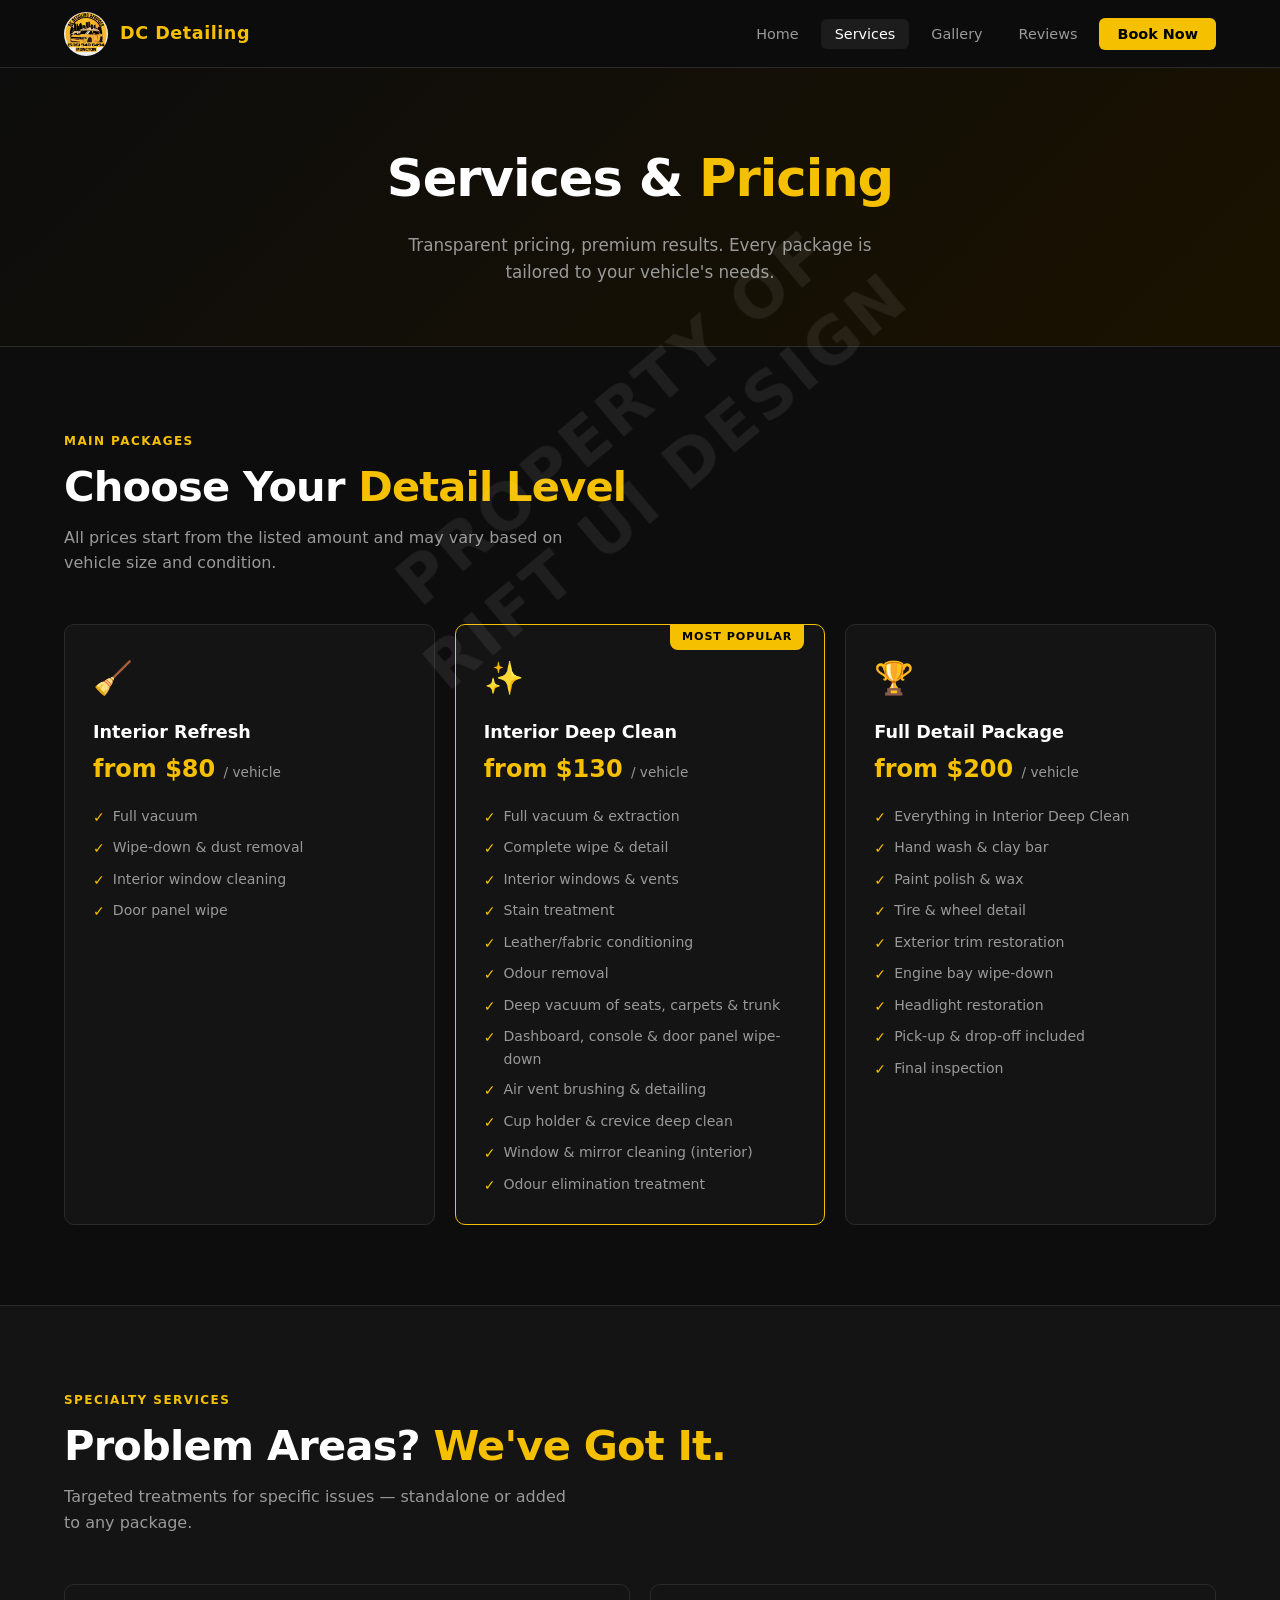
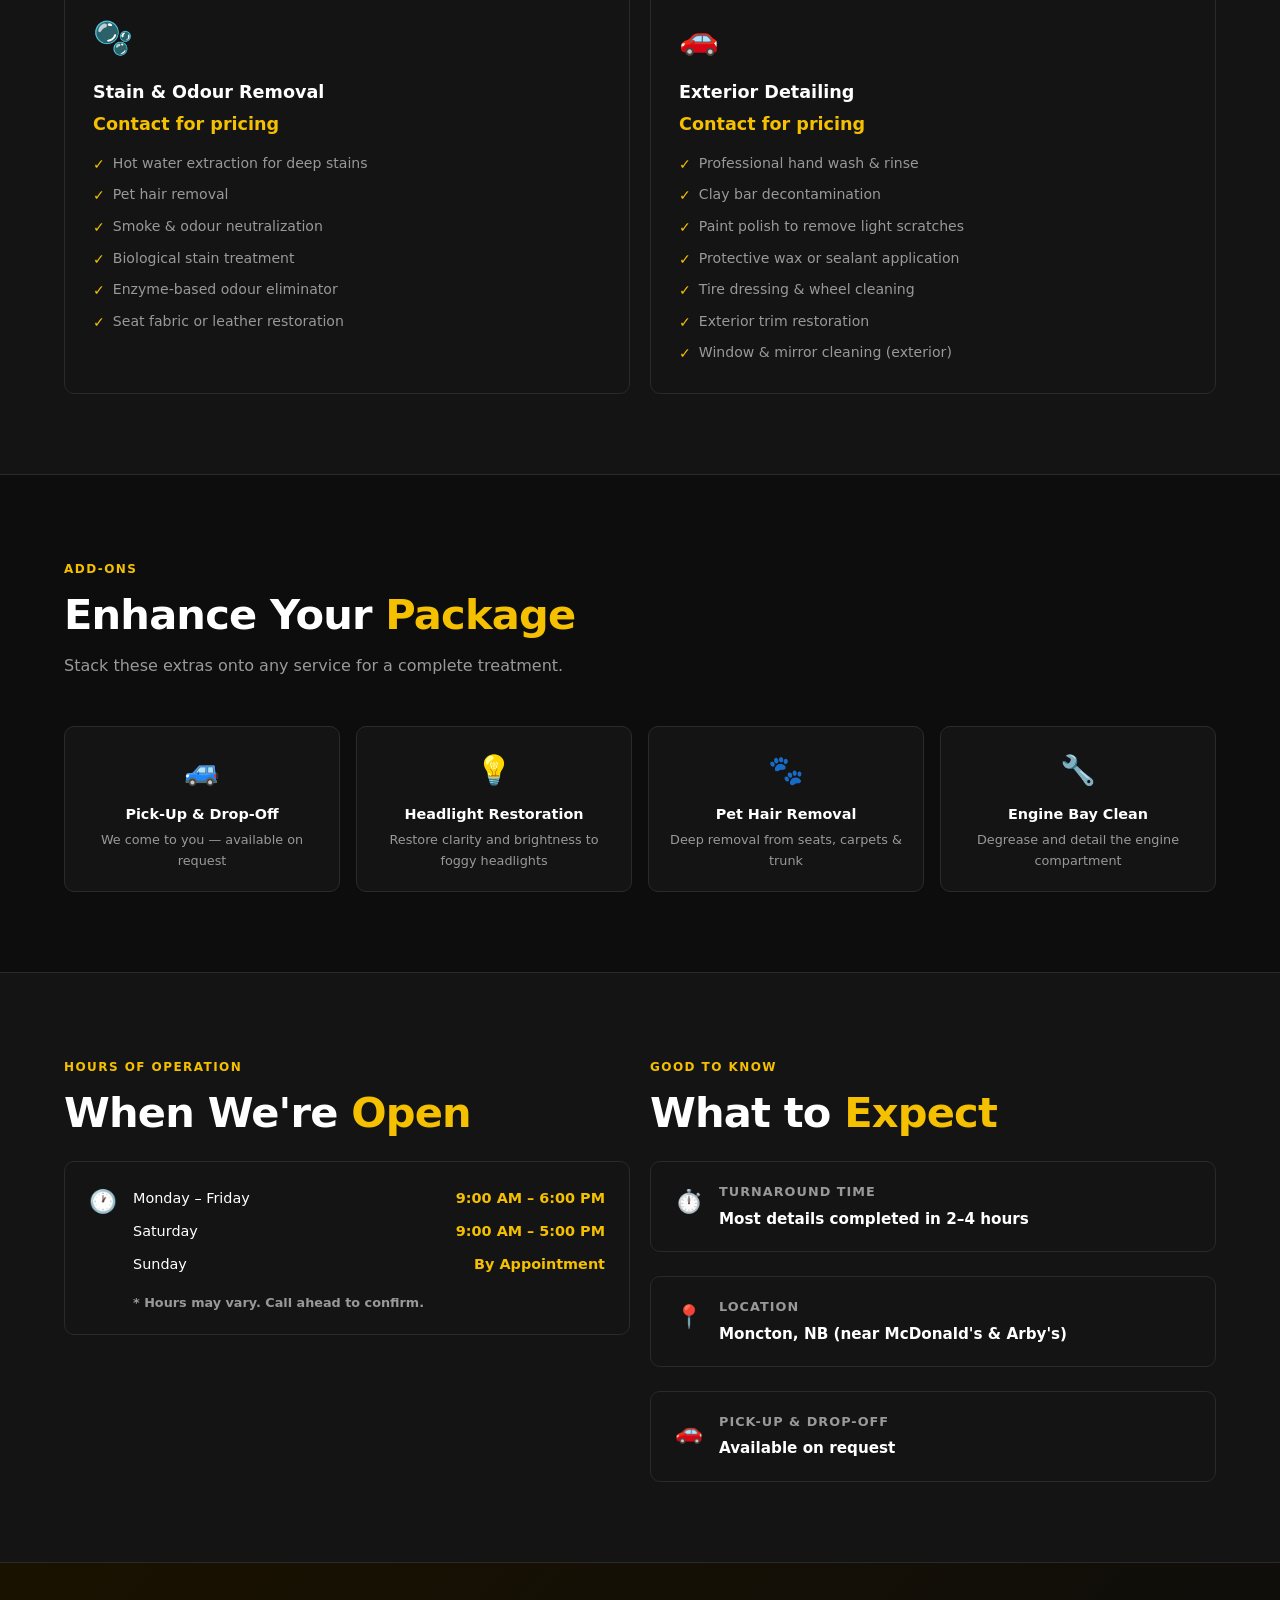
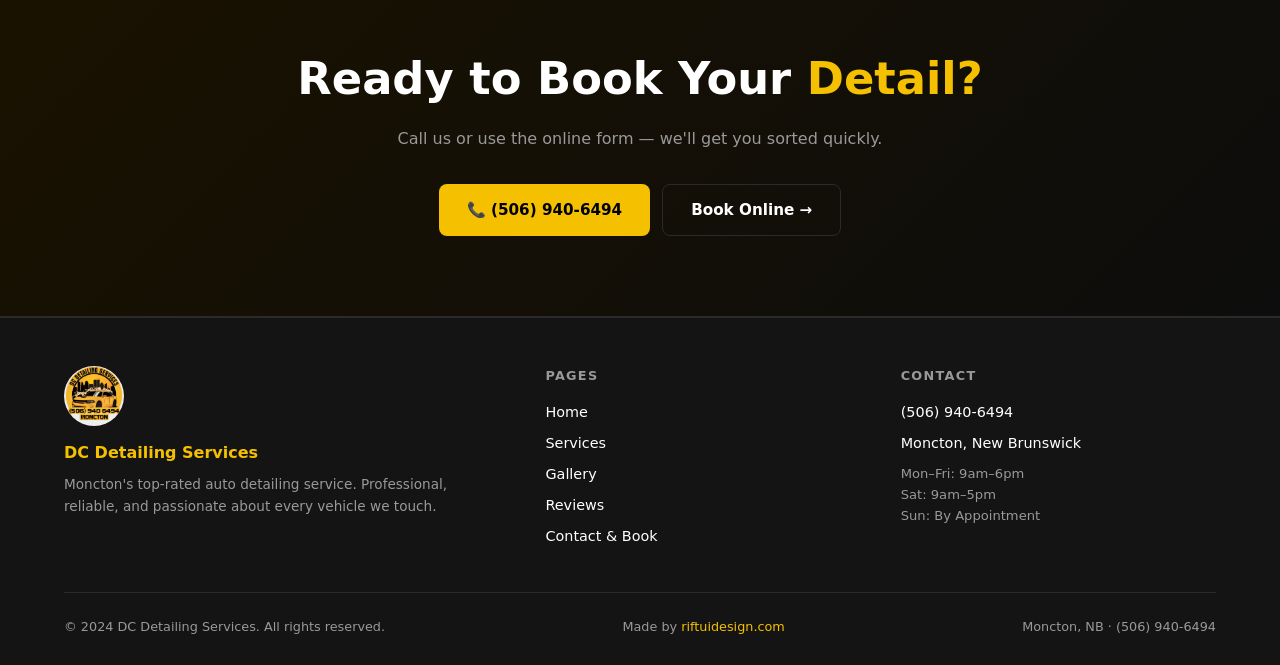
<file: services.html>
<!DOCTYPE html>
<html lang="en">
<head>
  <meta charset="UTF-8" />
  <meta name="viewport" content="width=device-width, initial-scale=1.0" />
  <title>Services & Pricing — DC Detailing Services Moncton</title>
  <meta name="description" content="Auto detailing packages starting from $80. Interior refresh, deep clean, full detail, stain removal & exterior detailing. Moncton, NB." />
  <link rel="stylesheet" href="style.css" />
</head>
<body>

  <!-- NAV -->
  <nav>
    <a href="index.html" class="nav-logo">
      <img src="photo_0004.jpg" alt="DC Detailing Services logo" />
      <span>DC Detailing</span>
    </a>
    <ul class="nav-links" id="navLinks">
      <li><a href="index.html">Home</a></li>
      <li><a href="services.html" class="active">Services</a></li>
      <li><a href="gallery.html">Gallery</a></li>
      <li><a href="reviews.html">Reviews</a></li>
      <li><a href="contact.html" class="nav-cta">Book Now</a></li>
    </ul>
    <button class="hamburger" id="hamburger" aria-label="Menu">
      <span></span><span></span><span></span>
    </button>
  </nav>

  <!-- PAGE HERO -->
  <div class="page-hero">
    <h1>Services & <span>Pricing</span></h1>
    <p>Transparent pricing, premium results. Every package is tailored to your vehicle's needs.</p>
  </div>

  <!-- MAIN PACKAGES -->
  <section style="background: var(--bg);">
    <div class="container">
      <span class="section-label">Main Packages</span>
      <h2 class="section-title">Choose Your <span>Detail Level</span></h2>
      <p class="section-sub">All prices start from the listed amount and may vary based on vehicle size and condition.</p>

      <div style="display: grid; grid-template-columns: repeat(auto-fit, minmax(280px, 1fr)); gap: 20px;">

        <!-- Interior Refresh -->
        <div class="service-card">
          <div class="service-icon">🧹</div>
          <h3>Interior Refresh</h3>
          <div class="service-price">from $80 <span>/ vehicle</span></div>
          <ul class="service-features">
            <li>Full vacuum</li>
            <li>Wipe-down & dust removal</li>
            <li>Interior window cleaning</li>
            <li>Door panel wipe</li>
          </ul>
        </div>

        <!-- Interior Deep Clean -->
        <div class="service-card popular">
          <div class="popular-badge">Most Popular</div>
          <div class="service-icon">✨</div>
          <h3>Interior Deep Clean</h3>
          <div class="service-price">from $130 <span>/ vehicle</span></div>
          <ul class="service-features">
            <li>Full vacuum & extraction</li>
            <li>Complete wipe & detail</li>
            <li>Interior windows & vents</li>
            <li>Stain treatment</li>
            <li>Leather/fabric conditioning</li>
            <li>Odour removal</li>
            <li>Deep vacuum of seats, carpets & trunk</li>
            <li>Dashboard, console & door panel wipe-down</li>
            <li>Air vent brushing & detailing</li>
            <li>Cup holder & crevice deep clean</li>
            <li>Window & mirror cleaning (interior)</li>
            <li>Odour elimination treatment</li>
          </ul>
        </div>

        <!-- Full Detail -->
        <div class="service-card">
          <div class="service-icon">🏆</div>
          <h3>Full Detail Package</h3>
          <div class="service-price">from $200 <span>/ vehicle</span></div>
          <ul class="service-features">
            <li>Everything in Interior Deep Clean</li>
            <li>Hand wash & clay bar</li>
            <li>Paint polish & wax</li>
            <li>Tire & wheel detail</li>
            <li>Exterior trim restoration</li>
            <li>Engine bay wipe-down</li>
            <li>Headlight restoration</li>
            <li>Pick-up & drop-off included</li>
            <li>Final inspection</li>
          </ul>
        </div>

      </div>
    </div>
  </section>

  <!-- SPECIALTY SERVICES -->
  <section style="background: var(--bg2); border-top: 1px solid var(--border); border-bottom: 1px solid var(--border);">
    <div class="container">
      <span class="section-label">Specialty Services</span>
      <h2 class="section-title">Problem Areas? <span>We've Got It.</span></h2>
      <p class="section-sub">Targeted treatments for specific issues — standalone or added to any package.</p>

      <div class="grid-2">

        <!-- Stain & Odour Removal -->
        <div class="service-card">
          <div class="service-icon">🫧</div>
          <h3>Stain & Odour Removal</h3>
          <div class="service-price" style="font-size:1.1rem; margin-bottom:14px;">Contact for pricing</div>
          <ul class="service-features">
            <li>Hot water extraction for deep stains</li>
            <li>Pet hair removal</li>
            <li>Smoke & odour neutralization</li>
            <li>Biological stain treatment</li>
            <li>Enzyme-based odour eliminator</li>
            <li>Seat fabric or leather restoration</li>
          </ul>
        </div>

        <!-- Exterior Detailing -->
        <div class="service-card">
          <div class="service-icon">🚗</div>
          <h3>Exterior Detailing</h3>
          <div class="service-price" style="font-size:1.1rem; margin-bottom:14px;">Contact for pricing</div>
          <ul class="service-features">
            <li>Professional hand wash & rinse</li>
            <li>Clay bar decontamination</li>
            <li>Paint polish to remove light scratches</li>
            <li>Protective wax or sealant application</li>
            <li>Tire dressing & wheel cleaning</li>
            <li>Exterior trim restoration</li>
            <li>Window & mirror cleaning (exterior)</li>
          </ul>
        </div>

      </div>
    </div>
  </section>

  <!-- ADD-ONS -->
  <section style="background: var(--bg);">
    <div class="container">
      <span class="section-label">Add-Ons</span>
      <h2 class="section-title">Enhance Your <span>Package</span></h2>
      <p class="section-sub">Stack these extras onto any service for a complete treatment.</p>

      <div class="addon-grid">
        <div class="addon-card">
          <div class="addon-icon">🚙</div>
          <h4>Pick-Up & Drop-Off</h4>
          <p>We come to you — available on request</p>
        </div>
        <div class="addon-card">
          <div class="addon-icon">💡</div>
          <h4>Headlight Restoration</h4>
          <p>Restore clarity and brightness to foggy headlights</p>
        </div>
        <div class="addon-card">
          <div class="addon-icon">🐾</div>
          <h4>Pet Hair Removal</h4>
          <p>Deep removal from seats, carpets & trunk</p>
        </div>
        <div class="addon-card">
          <div class="addon-icon">🔧</div>
          <h4>Engine Bay Clean</h4>
          <p>Degrease and detail the engine compartment</p>
        </div>
      </div>
    </div>
  </section>

  <!-- HOURS + INFO -->
  <section style="background: var(--bg2); border-top: 1px solid var(--border);">
    <div class="container">
      <div class="grid-2">
        <div>
          <span class="section-label">Hours of Operation</span>
          <h2 class="section-title" style="margin-bottom:24px;">When We're <span>Open</span></h2>
          <div class="info-card">
            <div class="info-icon">🕐</div>
            <div style="width:100%">
              <table class="hours-table">
                <tr><td>Monday – Friday</td><td>9:00 AM – 6:00 PM</td></tr>
                <tr><td>Saturday</td><td>9:00 AM – 5:00 PM</td></tr>
                <tr><td>Sunday</td><td>By Appointment</td></tr>
              </table>
              <p style="font-size:0.8rem; color:var(--muted); margin-top:12px;">* Hours may vary. Call ahead to confirm.</p>
            </div>
          </div>
        </div>
        <div>
          <span class="section-label">Good to Know</span>
          <h2 class="section-title" style="margin-bottom:24px;">What to <span>Expect</span></h2>
          <div class="contact-info-block">
            <div class="info-card">
              <div class="info-icon">⏱️</div>
              <div>
                <h4>Turnaround Time</h4>
                <p>Most details completed in 2–4 hours</p>
              </div>
            </div>
            <div class="info-card">
              <div class="info-icon">📍</div>
              <div>
                <h4>Location</h4>
                <p>Moncton, NB (near McDonald's & Arby's)</p>
              </div>
            </div>
            <div class="info-card">
              <div class="info-icon">🚗</div>
              <div>
                <h4>Pick-Up & Drop-Off</h4>
                <p>Available on request</p>
              </div>
            </div>
          </div>
        </div>
      </div>
    </div>
  </section>

  <!-- CTA -->
  <div class="cta-banner">
    <h2>Ready to Book Your <span>Detail?</span></h2>
    <p>Call us or use the online form — we'll get you sorted quickly.</p>
    <div class="cta-btns">
      <a href="tel:5069406494" class="btn btn-gold">📞 (506) 940-6494</a>
      <a href="contact.html" class="btn btn-outline">Book Online →</a>
    </div>
  </div>

  <!-- FOOTER -->
  <footer>
    <div class="footer-inner">
      <div class="footer-brand">
        <img src="photo_0004.jpg" alt="DC Detailing logo" />
        <h3>DC Detailing Services</h3>
        <p>Moncton's top-rated auto detailing service. Professional, reliable, and passionate about every vehicle we touch.</p>
      </div>
      <div class="footer-col">
        <h4>Pages</h4>
        <a href="index.html">Home</a>
        <a href="services.html">Services</a>
        <a href="gallery.html">Gallery</a>
        <a href="reviews.html">Reviews</a>
        <a href="contact.html">Contact & Book</a>
      </div>
      <div class="footer-col">
        <h4>Contact</h4>
        <a href="tel:5069406494">(506) 940-6494</a>
        <p>Moncton, New Brunswick</p>
        <p style="margin-top:8px; font-size:0.82rem; color:var(--muted);">Mon–Fri: 9am–6pm<br />Sat: 9am–5pm<br />Sun: By Appointment</p>
      </div>
    </div>
    <div class="footer-bottom">
      <span>© 2024 DC Detailing Services. All rights reserved.</span>
      <span>Made by <a href="https://riftuidesign.com" target="_blank" rel="noopener" style="color:var(--gold);transition:opacity 0.2s;" onmouseover="this.style.opacity=0.7" onmouseout="this.style.opacity=1">riftuidesign.com</a></span>
      <span>Moncton, NB · (506) 940-6494</span>
    </div>
  </footer>

  <script>
    const hamburger = document.getElementById('hamburger');
    const navLinks = document.getElementById('navLinks');
    hamburger.addEventListener('click', () => navLinks.classList.toggle('open'));
  </script>

  <div class="watermark">PROPERTY OF<br />RIFT UI DESIGN</div>

</body>
</html>
</file>
<file: style.css>
* {
  margin: 0;
  padding: 0;
  box-sizing: border-box;
}

.watermark {
  position: fixed;
  top: 50%;
  left: 50%;
  transform: translate(-50%, -50%) rotate(-40deg);
  font-size: 5vw;
  font-weight: 900;
  color: rgba(255, 255, 255, 0.07);
  white-space: nowrap;
  pointer-events: none;
  z-index: 9999;
  text-transform: uppercase;
  letter-spacing: 0.06em;
  user-select: none;
  text-align: center;
  line-height: 1.3;
}

:root {
  --gold: #f5c000;
  --gold-dark: #d4a500;
  --bg: #0d0d0d;
  --bg2: #141414;
  --bg3: #1c1c1c;
  --border: #2a2a2a;
  --text: #ffffff;
  --muted: #999999;
  --radius: 10px;
}

html {
  scroll-behavior: smooth;
}

body {
  background: var(--bg);
  color: var(--text);
  font-family: 'Segoe UI', system-ui, -apple-system, sans-serif;
  line-height: 1.6;
}

a {
  text-decoration: none;
  color: inherit;
}

img {
  display: block;
  max-width: 100%;
}

/* ── NAV ── */
nav {
  position: sticky;
  top: 0;
  z-index: 100;
  background: rgba(13, 13, 13, 0.95);
  backdrop-filter: blur(12px);
  border-bottom: 1px solid var(--border);
  padding: 0 5%;
  display: flex;
  align-items: center;
  justify-content: space-between;
  height: 68px;
}

.nav-logo {
  display: flex;
  align-items: center;
  gap: 12px;
}

.nav-logo img {
  width: 44px;
  height: 44px;
  border-radius: 50%;
  object-fit: cover;
}

.nav-logo span {
  font-size: 1.1rem;
  font-weight: 700;
  letter-spacing: 0.03em;
  color: var(--gold);
}

.nav-links {
  display: flex;
  align-items: center;
  gap: 8px;
  list-style: none;
}

.nav-links a {
  padding: 7px 14px;
  border-radius: 6px;
  font-size: 0.9rem;
  font-weight: 500;
  color: var(--muted);
  transition: color 0.2s, background 0.2s;
}

.nav-links a:hover,
.nav-links a.active {
  color: var(--text);
  background: var(--bg3);
}

.nav-cta {
  background: var(--gold) !important;
  color: #000 !important;
  font-weight: 700 !important;
  padding: 8px 18px !important;
}

.nav-cta:hover {
  background: var(--gold-dark) !important;
}

.hamburger {
  display: none;
  flex-direction: column;
  gap: 5px;
  cursor: pointer;
  background: none;
  border: none;
  padding: 4px;
}

.hamburger span {
  display: block;
  width: 24px;
  height: 2px;
  background: var(--text);
  border-radius: 2px;
  transition: all 0.3s;
}

/* ── PAGE HERO ── */
.page-hero {
  background: linear-gradient(135deg, #0d0d0d 0%, #1a1200 100%);
  border-bottom: 1px solid var(--border);
  padding: 70px 5% 60px;
  text-align: center;
}

.page-hero h1 {
  font-size: clamp(2rem, 5vw, 3.2rem);
  font-weight: 800;
  letter-spacing: -0.02em;
  margin-bottom: 12px;
}

.page-hero h1 span {
  color: var(--gold);
}

.page-hero p {
  color: var(--muted);
  font-size: 1.05rem;
  max-width: 520px;
  margin: 0 auto;
}

/* ── SECTIONS ── */
section {
  padding: 80px 5%;
}

.section-label {
  display: inline-block;
  font-size: 0.75rem;
  font-weight: 700;
  letter-spacing: 0.12em;
  text-transform: uppercase;
  color: var(--gold);
  margin-bottom: 12px;
}

.section-title {
  font-size: clamp(1.8rem, 4vw, 2.6rem);
  font-weight: 800;
  letter-spacing: -0.02em;
  margin-bottom: 14px;
  line-height: 1.15;
}

.section-title span {
  color: var(--gold);
}

.section-sub {
  color: var(--muted);
  font-size: 1rem;
  max-width: 520px;
  margin-bottom: 48px;
}

.container {
  max-width: 1160px;
  margin: 0 auto;
}

/* ── BUTTONS ── */
.btn {
  display: inline-flex;
  align-items: center;
  gap: 8px;
  padding: 13px 28px;
  border-radius: 8px;
  font-size: 0.95rem;
  font-weight: 700;
  cursor: pointer;
  border: none;
  transition: all 0.2s;
}

.btn-gold {
  background: var(--gold);
  color: #000;
}

.btn-gold:hover {
  background: var(--gold-dark);
  transform: translateY(-1px);
}

.btn-outline {
  background: transparent;
  color: var(--text);
  border: 1.5px solid var(--border);
}

.btn-outline:hover {
  border-color: var(--gold);
  color: var(--gold);
}

/* ── STAT STRIP ── */
.stats-strip {
  background: var(--bg2);
  border-top: 1px solid var(--border);
  border-bottom: 1px solid var(--border);
  padding: 32px 5%;
  display: flex;
  justify-content: center;
  gap: 0;
  flex-wrap: wrap;
}

.stat-item {
  text-align: center;
  padding: 12px 36px;
  border-right: 1px solid var(--border);
}

.stat-item:last-child {
  border-right: none;
}

.stat-num {
  font-size: 2rem;
  font-weight: 800;
  color: var(--gold);
  line-height: 1;
  margin-bottom: 4px;
}

.stat-label {
  font-size: 0.8rem;
  color: var(--muted);
  text-transform: uppercase;
  letter-spacing: 0.06em;
}

/* ── CARDS ── */
.card {
  background: var(--bg2);
  border: 1px solid var(--border);
  border-radius: var(--radius);
  overflow: hidden;
  transition: border-color 0.2s, transform 0.2s;
}

.card:hover {
  border-color: var(--gold);
  transform: translateY(-3px);
}

/* ── GRID ── */
.grid-3 {
  display: grid;
  grid-template-columns: repeat(3, 1fr);
  gap: 20px;
}

.grid-2 {
  display: grid;
  grid-template-columns: repeat(2, 1fr);
  gap: 20px;
}

/* ── FOOTER ── */
footer {
  background: var(--bg2);
  border-top: 1px solid var(--border);
  padding: 48px 5% 28px;
}

.footer-inner {
  max-width: 1160px;
  margin: 0 auto;
  display: grid;
  grid-template-columns: 1.4fr 1fr 1fr;
  gap: 40px;
  padding-bottom: 36px;
  border-bottom: 1px solid var(--border);
  margin-bottom: 24px;
}

.footer-brand img {
  width: 60px;
  height: 60px;
  border-radius: 50%;
  object-fit: cover;
  margin-bottom: 14px;
}

.footer-brand h3 {
  font-size: 1rem;
  font-weight: 700;
  color: var(--gold);
  margin-bottom: 8px;
}

.footer-brand p {
  font-size: 0.85rem;
  color: var(--muted);
  line-height: 1.6;
}

.footer-col h4 {
  font-size: 0.8rem;
  font-weight: 700;
  letter-spacing: 0.1em;
  text-transform: uppercase;
  color: var(--muted);
  margin-bottom: 14px;
}

.footer-col a,
.footer-col p {
  display: block;
  font-size: 0.9rem;
  color: var(--text);
  margin-bottom: 8px;
  transition: color 0.2s;
}

.footer-col a:hover {
  color: var(--gold);
}

.footer-bottom {
  max-width: 1160px;
  margin: 0 auto;
  display: flex;
  align-items: center;
  justify-content: space-between;
  font-size: 0.8rem;
  color: var(--muted);
}

/* ── HERO (HOME) ── */
.hero {
  min-height: 88vh;
  display: flex;
  align-items: center;
  background: radial-gradient(ellipse at 60% 50%, #1a1200 0%, #0d0d0d 70%);
  padding: 80px 5%;
  position: relative;
  overflow: hidden;
}

.hero::before {
  content: '';
  position: absolute;
  inset: 0;
  background: url('photo_0001.jpg') center/cover no-repeat;
  opacity: 0.08;
  z-index: 0;
}

.hero-content {
  position: relative;
  z-index: 1;
  max-width: 680px;
}

.hero-badge {
  display: inline-flex;
  align-items: center;
  gap: 8px;
  background: rgba(245, 192, 0, 0.12);
  border: 1px solid rgba(245, 192, 0, 0.3);
  border-radius: 50px;
  padding: 6px 16px;
  font-size: 0.8rem;
  font-weight: 600;
  color: var(--gold);
  margin-bottom: 24px;
  letter-spacing: 0.04em;
}

.hero h1 {
  font-size: clamp(2.4rem, 6vw, 4.2rem);
  font-weight: 900;
  letter-spacing: -0.03em;
  line-height: 1.08;
  margin-bottom: 20px;
}

.hero h1 span {
  color: var(--gold);
}

.hero p {
  font-size: 1.1rem;
  color: var(--muted);
  max-width: 480px;
  margin-bottom: 36px;
  line-height: 1.7;
}

.hero-btns {
  display: flex;
  gap: 12px;
  flex-wrap: wrap;
}

/* ── SERVICE CARDS ── */
.service-card {
  background: var(--bg2);
  border: 1px solid var(--border);
  border-radius: var(--radius);
  padding: 28px;
  transition: border-color 0.2s, transform 0.2s;
  position: relative;
}

.service-card:hover {
  border-color: var(--gold);
  transform: translateY(-3px);
}

.service-card.popular {
  border-color: var(--gold);
}

.popular-badge {
  position: absolute;
  top: -1px;
  right: 20px;
  background: var(--gold);
  color: #000;
  font-size: 0.7rem;
  font-weight: 800;
  letter-spacing: 0.08em;
  text-transform: uppercase;
  padding: 4px 12px;
  border-radius: 0 0 8px 8px;
}

.service-icon {
  font-size: 2rem;
  margin-bottom: 14px;
}

.service-card h3 {
  font-size: 1.1rem;
  font-weight: 700;
  margin-bottom: 4px;
}

.service-price {
  font-size: 1.5rem;
  font-weight: 800;
  color: var(--gold);
  margin-bottom: 16px;
}

.service-price span {
  font-size: 0.85rem;
  font-weight: 500;
  color: var(--muted);
}

.service-features {
  list-style: none;
  display: flex;
  flex-direction: column;
  gap: 8px;
}

.service-features li {
  font-size: 0.88rem;
  color: var(--muted);
  display: flex;
  align-items: flex-start;
  gap: 8px;
}

.service-features li::before {
  content: '✓';
  color: var(--gold);
  font-weight: 700;
  flex-shrink: 0;
  margin-top: 1px;
}

/* ── REVIEW CARDS ── */
.review-card {
  background: var(--bg2);
  border: 1px solid var(--border);
  border-radius: var(--radius);
  padding: 24px;
  transition: border-color 0.2s;
}

.review-card:hover {
  border-color: rgba(245, 192, 0, 0.4);
}

.review-stars {
  color: var(--gold);
  font-size: 0.9rem;
  margin-bottom: 10px;
  letter-spacing: 2px;
}

.review-text {
  font-size: 0.9rem;
  color: #ccc;
  line-height: 1.65;
  margin-bottom: 16px;
  font-style: italic;
}

.review-author {
  display: flex;
  align-items: center;
  gap: 10px;
}

.review-avatar {
  width: 36px;
  height: 36px;
  background: var(--gold);
  border-radius: 50%;
  display: flex;
  align-items: center;
  justify-content: center;
  font-weight: 800;
  font-size: 0.85rem;
  color: #000;
  flex-shrink: 0;
}

.review-name {
  font-size: 0.88rem;
  font-weight: 700;
}

.review-date {
  font-size: 0.78rem;
  color: var(--muted);
}

/* ── GALLERY ── */
.gallery-grid {
  display: grid;
  grid-template-columns: repeat(3, 1fr);
  gap: 16px;
}

.gallery-item {
  border-radius: var(--radius);
  overflow: hidden;
  aspect-ratio: 4/3;
  cursor: pointer;
  position: relative;
}

.gallery-item img {
  width: 100%;
  height: 100%;
  object-fit: cover;
  transition: transform 0.4s;
}

.gallery-item:hover img {
  transform: scale(1.05);
}

.gallery-item .overlay {
  position: absolute;
  inset: 0;
  background: rgba(0, 0, 0, 0.5);
  opacity: 0;
  transition: opacity 0.3s;
  display: flex;
  align-items: center;
  justify-content: center;
  font-size: 2rem;
}

.gallery-item:hover .overlay {
  opacity: 1;
}

/* ── CONTACT ── */
.contact-grid {
  display: grid;
  grid-template-columns: 1fr 1.3fr;
  gap: 40px;
  align-items: start;
}

.contact-info-block {
  display: flex;
  flex-direction: column;
  gap: 24px;
}

.info-card {
  background: var(--bg2);
  border: 1px solid var(--border);
  border-radius: var(--radius);
  padding: 20px 24px;
  display: flex;
  align-items: flex-start;
  gap: 16px;
}

.info-icon {
  font-size: 1.4rem;
  flex-shrink: 0;
  margin-top: 2px;
}

.info-card h4 {
  font-size: 0.8rem;
  text-transform: uppercase;
  letter-spacing: 0.08em;
  color: var(--muted);
  margin-bottom: 4px;
}

.info-card p,
.info-card a {
  font-size: 0.95rem;
  font-weight: 600;
  color: var(--text);
  transition: color 0.2s;
}

.info-card a:hover {
  color: var(--gold);
}

.hours-table {
  width: 100%;
  border-collapse: collapse;
  font-size: 0.9rem;
}

.hours-table tr td {
  padding: 5px 0;
}

.hours-table tr td:last-child {
  text-align: right;
  color: var(--gold);
  font-weight: 600;
}

.contact-form {
  background: var(--bg2);
  border: 1px solid var(--border);
  border-radius: var(--radius);
  padding: 32px;
}

.contact-form h3 {
  font-size: 1.3rem;
  font-weight: 700;
  margin-bottom: 4px;
}

.contact-form .sub {
  font-size: 0.88rem;
  color: var(--muted);
  margin-bottom: 24px;
}

.form-row {
  display: grid;
  grid-template-columns: 1fr 1fr;
  gap: 14px;
}

.form-group {
  margin-bottom: 14px;
}

.form-group label {
  display: block;
  font-size: 0.8rem;
  font-weight: 600;
  color: var(--muted);
  text-transform: uppercase;
  letter-spacing: 0.06em;
  margin-bottom: 7px;
}

.form-group input,
.form-group select,
.form-group textarea {
  width: 100%;
  background: var(--bg3);
  border: 1px solid var(--border);
  border-radius: 7px;
  color: var(--text);
  font-size: 0.9rem;
  padding: 11px 14px;
  transition: border-color 0.2s;
  font-family: inherit;
}

.form-group input:focus,
.form-group select:focus,
.form-group textarea:focus {
  outline: none;
  border-color: var(--gold);
}

.form-group select option {
  background: var(--bg3);
}

.form-group textarea {
  resize: vertical;
  min-height: 100px;
}

/* ── CTA BANNER ── */
.cta-banner {
  background: linear-gradient(135deg, #1a1200, #0d0d0d);
  border-top: 1px solid var(--border);
  border-bottom: 1px solid var(--border);
  padding: 80px 5%;
  text-align: center;
}

.cta-banner h2 {
  font-size: clamp(1.8rem, 4vw, 2.8rem);
  font-weight: 800;
  margin-bottom: 12px;
}

.cta-banner h2 span {
  color: var(--gold);
}

.cta-banner p {
  color: var(--muted);
  margin-bottom: 32px;
  font-size: 1rem;
}

.cta-btns {
  display: flex;
  gap: 12px;
  justify-content: center;
  flex-wrap: wrap;
}

/* ── LIGHTBOX ── */
.lightbox {
  display: none;
  position: fixed;
  inset: 0;
  background: rgba(0, 0, 0, 0.92);
  z-index: 1000;
  align-items: center;
  justify-content: center;
  padding: 20px;
}

.lightbox.open {
  display: flex;
}

.lightbox img {
  max-width: 90vw;
  max-height: 85vh;
  border-radius: 10px;
  object-fit: contain;
}

.lightbox-close {
  position: absolute;
  top: 20px;
  right: 28px;
  font-size: 2rem;
  color: #fff;
  cursor: pointer;
  background: none;
  border: none;
  line-height: 1;
}

/* ── ADDONS ── */
.addon-grid {
  display: grid;
  grid-template-columns: repeat(4, 1fr);
  gap: 16px;
}

.addon-card {
  background: var(--bg2);
  border: 1px solid var(--border);
  border-radius: var(--radius);
  padding: 20px;
  text-align: center;
  transition: border-color 0.2s;
}

.addon-card:hover {
  border-color: var(--gold);
}

.addon-card .addon-icon {
  font-size: 1.8rem;
  margin-bottom: 10px;
}

.addon-card h4 {
  font-size: 0.9rem;
  font-weight: 700;
  margin-bottom: 4px;
}

.addon-card p {
  font-size: 0.8rem;
  color: var(--muted);
}

/* ── RESPONSIVE ── */
@media (max-width: 900px) {
  .grid-3 {
    grid-template-columns: repeat(2, 1fr);
  }

  .footer-inner {
    grid-template-columns: 1fr 1fr;
  }

  .footer-inner > *:first-child {
    grid-column: 1 / -1;
  }

  .contact-grid {
    grid-template-columns: 1fr;
  }

  .addon-grid {
    grid-template-columns: repeat(2, 1fr);
  }

  .gallery-grid {
    grid-template-columns: repeat(2, 1fr);
  }
}

@media (max-width: 640px) {
  nav {
    padding: 0 5%;
  }

  .nav-links {
    display: none;
    position: absolute;
    top: 68px;
    left: 0;
    right: 0;
    background: var(--bg2);
    border-bottom: 1px solid var(--border);
    flex-direction: column;
    padding: 16px 20px;
    gap: 4px;
  }

  .nav-links.open {
    display: flex;
  }

  .nav-links a {
    display: block;
    padding: 10px 14px;
  }

  .hamburger {
    display: flex;
  }

  .hero {
    min-height: auto;
    padding: 60px 5%;
  }

  .grid-3 {
    grid-template-columns: 1fr;
  }

  .grid-2 {
    grid-template-columns: 1fr;
  }

  .form-row {
    grid-template-columns: 1fr;
  }

  .stats-strip {
    gap: 0;
  }

  .stat-item {
    padding: 12px 20px;
    flex: 1 1 50%;
    border-right: none;
    border-bottom: 1px solid var(--border);
  }

  .footer-inner {
    grid-template-columns: 1fr;
  }

  .footer-bottom {
    flex-direction: column;
    gap: 8px;
    text-align: center;
  }

  .gallery-grid {
    grid-template-columns: 1fr;
  }

  .addon-grid {
    grid-template-columns: repeat(2, 1fr);
  }
}
</file>
